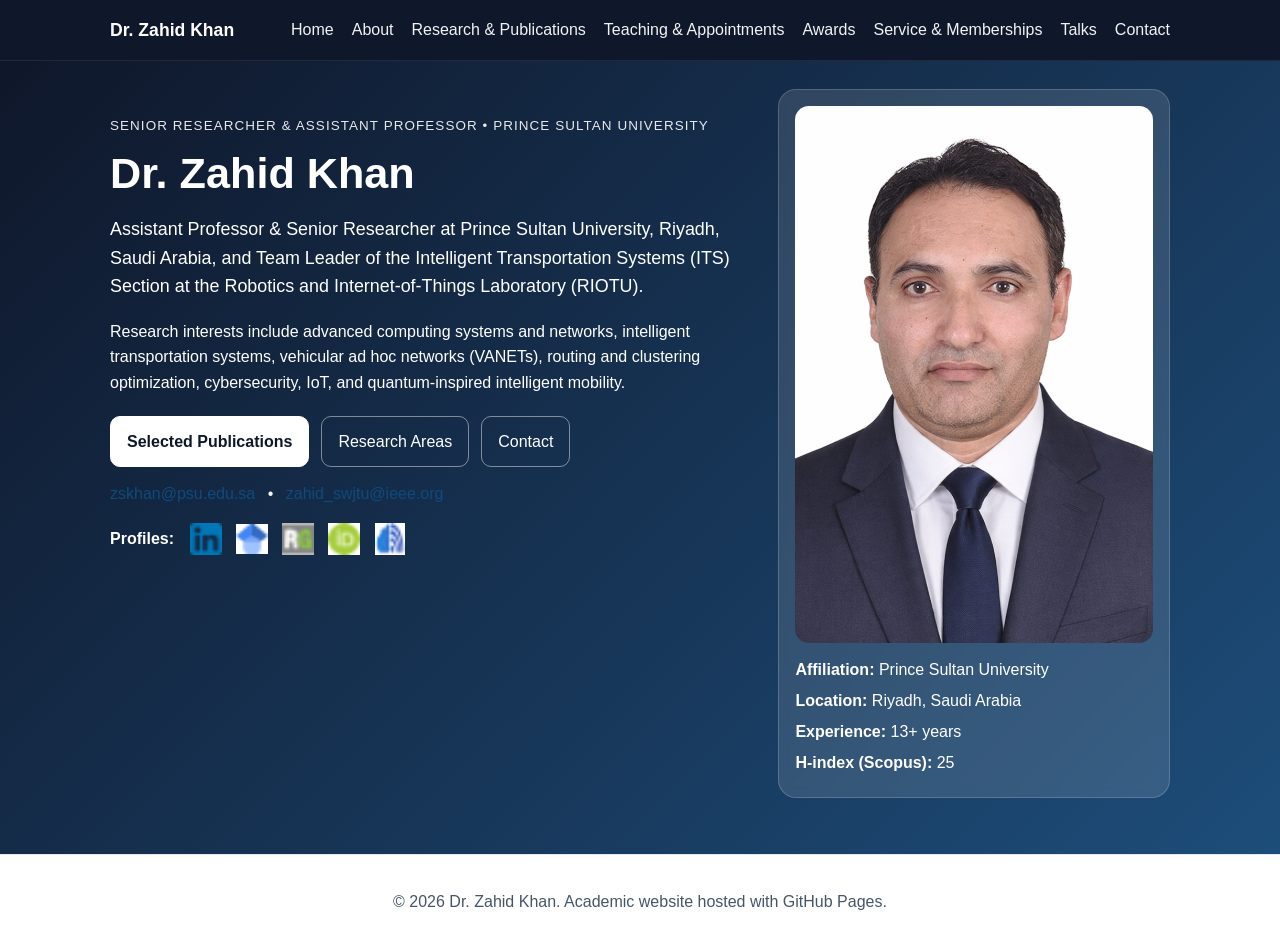
<file: index.html>
<!DOCTYPE html>
<html lang="en">
<head>
  <title>Dr. Zahid Khan | Home</title>
  <meta charset="UTF-8" />
  <meta name="viewport" content="width=device-width, initial-scale=1.0" />
  <meta name="description" content="Academic website of Dr. Zahid Khan, Senior Researcher at Prince Sultan University. Research in intelligent transportation systems, VANETs, routing, cybersecurity, IoT, and quantum-inspired networking." />
  <meta name="keywords" content="Zahid Khan, Dr Zahid Khan, Prince Sultan University, VANET, Intelligent Transportation Systems, Quantum-inspired routing, Cybersecurity, IoT, Academic website" />
  <link rel="stylesheet" href="styles.css" />

  <style>
    .hero {
      padding: 28px 0 56px 0 !important;
    }

    .hero-grid {
      align-items: start !important;
    }

    .hero-text {
      padding-top: 12px;
    }

    .profile-links {
      display: flex;
      align-items: center;
      gap: 14px;
      flex-wrap: wrap;
      margin-top: 16px;
    }

    .profile-icon {
      width: 32px !important;
      height: 32px !important;
      object-fit: contain;
      vertical-align: middle;
    }

    .profiles-label {
      font-size: 1rem;
      font-weight: 700;
      color: white;
      margin-right: 2px;
    }

    .mini-links a {
      font-size: 1rem;
    }

    @media (max-width: 900px) {
      .hero-text {
        padding-top: 0;
      }

      .profile-icon {
        width: 28px !important;
        height: 28px !important;
      }
    }
  </style>
</head>
<body>

  <header class="site-header">
    <div class="container nav">
      <a class="brand" href="index.html">Dr. Zahid Khan</a>
      <nav class="nav-links">
        <a href="index.html">Home</a>
        <a href="about.html">About</a>
        <a href="research.html">Research & Publications</a>
        <a href="teaching.html">Teaching & Appointments</a>
        <a href="awards.html">Awards</a>
        <a href="service.html">Service & Memberships</a>
        <a href="talks.html">Talks</a>
        <a href="contact.html">Contact</a>
      </nav>
    </div>
  </header>

  <main>
    <section class="hero">
      <div class="container hero-grid">
        <div class="hero-text">
          <p class="eyebrow">SENIOR RESEARCHER & ASSISTANT PROFESSOR • PRINCE SULTAN UNIVERSITY</p>
          <h1>Dr. Zahid Khan</h1>
          <p class="lead">
            Assistant Professor & Senior Researcher at Prince Sultan University, Riyadh,
            Saudi Arabia, and Team Leader of the Intelligent Transportation Systems (ITS)
            Section at the Robotics and Internet-of-Things Laboratory (RIOTU).
          </p>
          <p>
            Research interests include advanced computing systems and networks, intelligent
            transportation systems, vehicular ad hoc networks (VANETs), routing and clustering
            optimization, cybersecurity, IoT, and quantum-inspired intelligent mobility.
          </p>

          <div class="button-row">
            <a class="btn primary" href="research.html">Selected Publications</a>
            <a class="btn" href="research.html">Research Areas</a>
            <a class="btn" href="contact.html">Contact</a>
          </div>

          <div class="mini-links">
            <a href="mailto:zskhan@psu.edu.sa">zskhan@psu.edu.sa</a>
            <span>•</span>
            <a href="mailto:zahid_swjtu@ieee.org">zahid_swjtu@ieee.org</a>
          </div>

          <div class="profile-links">
            <span class="profiles-label">Profiles:</span>

            <a href="https://www.linkedin.com/in/zahid-khan-a33226163" target="_blank" rel="noopener noreferrer">
              <img src="linkedin.png" alt="LinkedIn" class="profile-icon">
            </a>

            <a href="https://scholar.google.com/citations?user=AywLR5oAAAAJ&hl=en" target="_blank" rel="noopener noreferrer">
              <img src="scholar.png" alt="Google Scholar" class="profile-icon">
            </a>

            <a href="https://www.researchgate.net/profile/Zahid-Khan-42?ev=prf_overview" target="_blank" rel="noopener noreferrer">
              <img src="researchgate.png" alt="ResearchGate" class="profile-icon">
            </a>

            <a href="https://orcid.org/0000-0003-4710-4010" target="_blank" rel="noopener noreferrer">
              <img src="orcid.png" alt="ORCID" class="profile-icon">
            </a>

            <a href="https://ric.psu.edu.sa/riotu/teams.html#section_1" target="_blank" rel="noopener noreferrer">
              <img src="riotu.png" alt="RIOTU Profile" class="profile-icon">
            </a>
          </div>
        </div>

        <aside class="profile-card">
          <img src="zahid.png" alt="Portrait of Dr. Zahid Khan" class="profile-image" />
          <div class="profile-meta">
            <p><strong>Affiliation:</strong> Prince Sultan University</p>
            <p><strong>Location:</strong> Riyadh, Saudi Arabia</p>
            <p><strong>Experience:</strong> 13+ years</p>
            <p><strong>H-index (Scopus):</strong> 25</p>
          </div>
        </aside>
      </div>
    </section>
  </main>

  <footer class="footer">
    <div class="container">
      <p>© 2026 Dr. Zahid Khan. Academic website hosted with GitHub Pages.</p>
    </div>
  </footer>

</body>
</html>
</file>
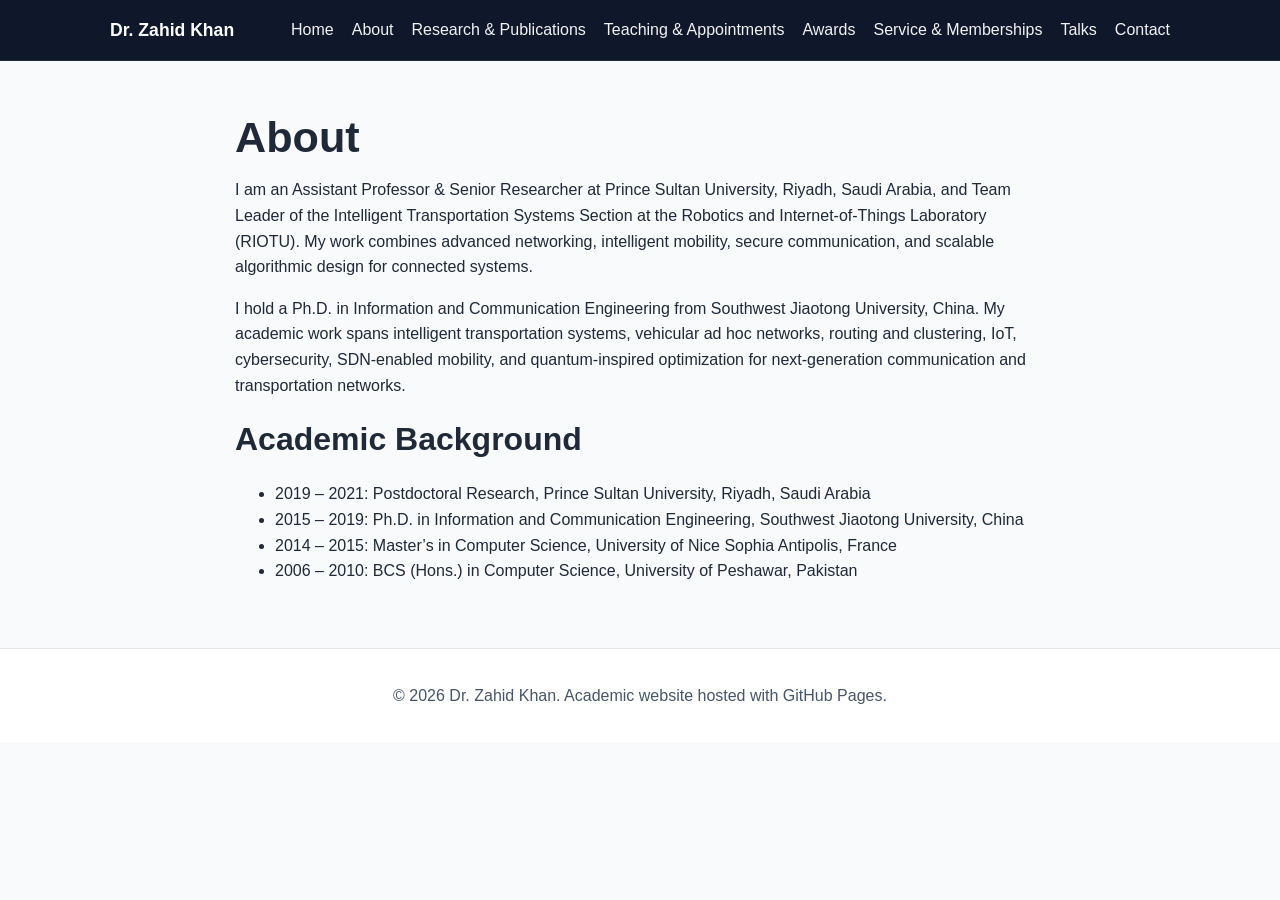
<file: about.html>
<!DOCTYPE html>
<html lang="en">
<head>
  <title>Dr. Zahid Khan | About</title>

  <meta charset="UTF-8" />
  <meta name="viewport" content="width=device-width, initial-scale=1.0" />
  <meta name="description" content="Academic website of Dr. Zahid Khan, Assistant Professor & Senior Researcher at Prince Sultan University. Research in intelligent transportation systems, VANETs, routing, cybersecurity, IoT, and quantum-inspired networking." />
  <meta name="keywords" content="Zahid Khan, Dr Zahid Khan, Prince Sultan University, VANET, Intelligent Transportation Systems, Quantum-inspired routing, Cybersecurity, IoT, Academic website" />
  <link rel="stylesheet" href="styles.css" />

</head>
<body>

    <header class="site-header">
      <div class="container nav">
        <a class="brand" href="index.html">Dr. Zahid Khan</a>
      <nav class="nav-links">
  <a href="index.html">Home</a>
  <a href="about.html">About</a>
  <a href="research.html">Research & Publications</a>
  <a href="teaching.html">Teaching & Appointments</a>
  <a href="awards.html">Awards</a>
  <a href="service.html">Service & Memberships</a>
  <a href="talks.html">Talks</a>
  <a href="contact.html">Contact</a>
</nav>
      </div>
    </header>


<main class="section">
  <div class="container narrow">
    <h1>About</h1>
    <p>I am an Assistant Professor & Senior Researcher at Prince Sultan University, Riyadh, Saudi Arabia, and Team Leader of the Intelligent Transportation Systems Section at the Robotics and Internet-of-Things Laboratory (RIOTU). My work combines advanced networking, intelligent mobility, secure communication, and scalable algorithmic design for connected systems.</p>
    <p>I hold a Ph.D. in Information and Communication Engineering from Southwest Jiaotong University, China. My academic work spans intelligent transportation systems, vehicular ad hoc networks, routing and clustering, IoT, cybersecurity, SDN-enabled mobility, and quantum-inspired optimization for next-generation communication and transportation networks.</p>
    <h2>Academic Background</h2>
    <ul>
      <li>2019 – 2021: Postdoctoral Research, Prince Sultan University, Riyadh, Saudi Arabia</li>
      <li>2015 – 2019: Ph.D. in Information and Communication Engineering, Southwest Jiaotong University, China</li>
      <li>2014 – 2015: Master’s in Computer Science, University of Nice Sophia Antipolis, France</li>
      <li>2006 – 2010: BCS (Hons.) in Computer Science, University of Peshawar, Pakistan</li>
    </ul>
  </div>
</main>


    <footer class="footer">
      <div class="container">
        <p>© 2026 Dr. Zahid Khan. Academic website hosted with GitHub Pages.</p>
      </div>
    </footer>

</body>
</html>
</file>
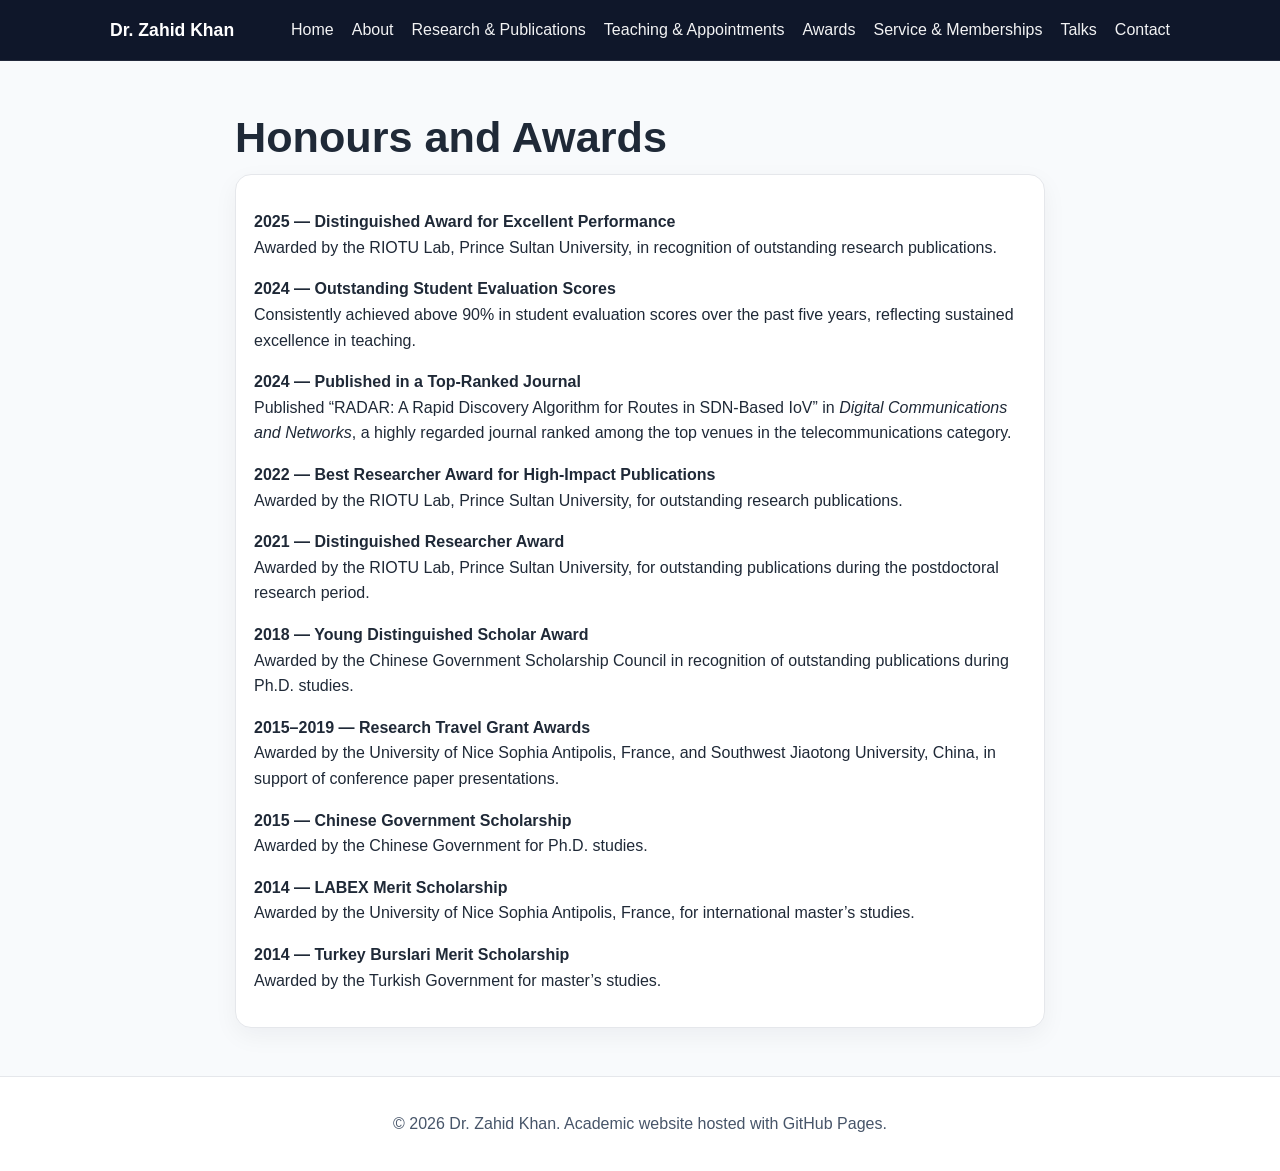
<file: awards.html>
<!DOCTYPE html>
<html lang="en">
<head>
  <title>Dr. Zahid Khan | Awards</title>

  <meta charset="UTF-8" />
  <meta name="viewport" content="width=device-width, initial-scale=1.0" />
  <meta name="description" content="Honours and awards of Dr. Zahid Khan, Assistant Professor and Senior Researcher at Prince Sultan University." />
  <meta name="keywords" content="Zahid Khan, Awards, Honours, Scholarships, Research Awards, Prince Sultan University" />
  <link rel="stylesheet" href="styles.css" />
</head>
<body>

  <header class="site-header">
    <div class="container nav">
      <a class="brand" href="index.html">Dr. Zahid Khan</a>
     <nav class="nav-links">
  <a href="index.html">Home</a>
  <a href="about.html">About</a>
  <a href="research.html">Research & Publications</a>
  <a href="teaching.html">Teaching & Appointments</a>
  <a href="awards.html">Awards</a>
  <a href="service.html">Service & Memberships</a>
  <a href="talks.html">Talks</a>
  <a href="contact.html">Contact</a>
</nav>
    </div>
  </header>

  <main class="section">
    <div class="container narrow">
      <h1>Honours and Awards</h1>

      <div class="card">
        <p><strong>2025 — Distinguished Award for Excellent Performance</strong><br>
        Awarded by the RIOTU Lab, Prince Sultan University, in recognition of outstanding research publications.</p>

        <p><strong>2024 — Outstanding Student Evaluation Scores</strong><br>
        Consistently achieved above 90% in student evaluation scores over the past five years, reflecting sustained excellence in teaching.</p>

        <p><strong>2024 — Published in a Top-Ranked Journal</strong><br>
        Published “RADAR: A Rapid Discovery Algorithm for Routes in SDN-Based IoV” in <em>Digital Communications and Networks</em>, a highly regarded journal ranked among the top venues in the telecommunications category.</p>

        <p><strong>2022 — Best Researcher Award for High-Impact Publications</strong><br>
        Awarded by the RIOTU Lab, Prince Sultan University, for outstanding research publications.</p>

        <p><strong>2021 — Distinguished Researcher Award</strong><br>
        Awarded by the RIOTU Lab, Prince Sultan University, for outstanding publications during the postdoctoral research period.</p>

        <p><strong>2018 — Young Distinguished Scholar Award</strong><br>
        Awarded by the Chinese Government Scholarship Council in recognition of outstanding publications during Ph.D. studies.</p>

        <p><strong>2015–2019 — Research Travel Grant Awards</strong><br>
        Awarded by the University of Nice Sophia Antipolis, France, and Southwest Jiaotong University, China, in support of conference paper presentations.</p>

        <p><strong>2015 — Chinese Government Scholarship</strong><br>
        Awarded by the Chinese Government for Ph.D. studies.</p>

        <p><strong>2014 — LABEX Merit Scholarship</strong><br>
        Awarded by the University of Nice Sophia Antipolis, France, for international master’s studies.</p>

        <p><strong>2014 — Turkey Burslari Merit Scholarship</strong><br>
        Awarded by the Turkish Government for master’s studies.</p>
      </div>
    </div>
  </main>

  <footer class="footer">
    <div class="container">
      <p>© 2026 Dr. Zahid Khan. Academic website hosted with GitHub Pages.</p>
    </div>
  </footer>

</body>
</html>
</file>
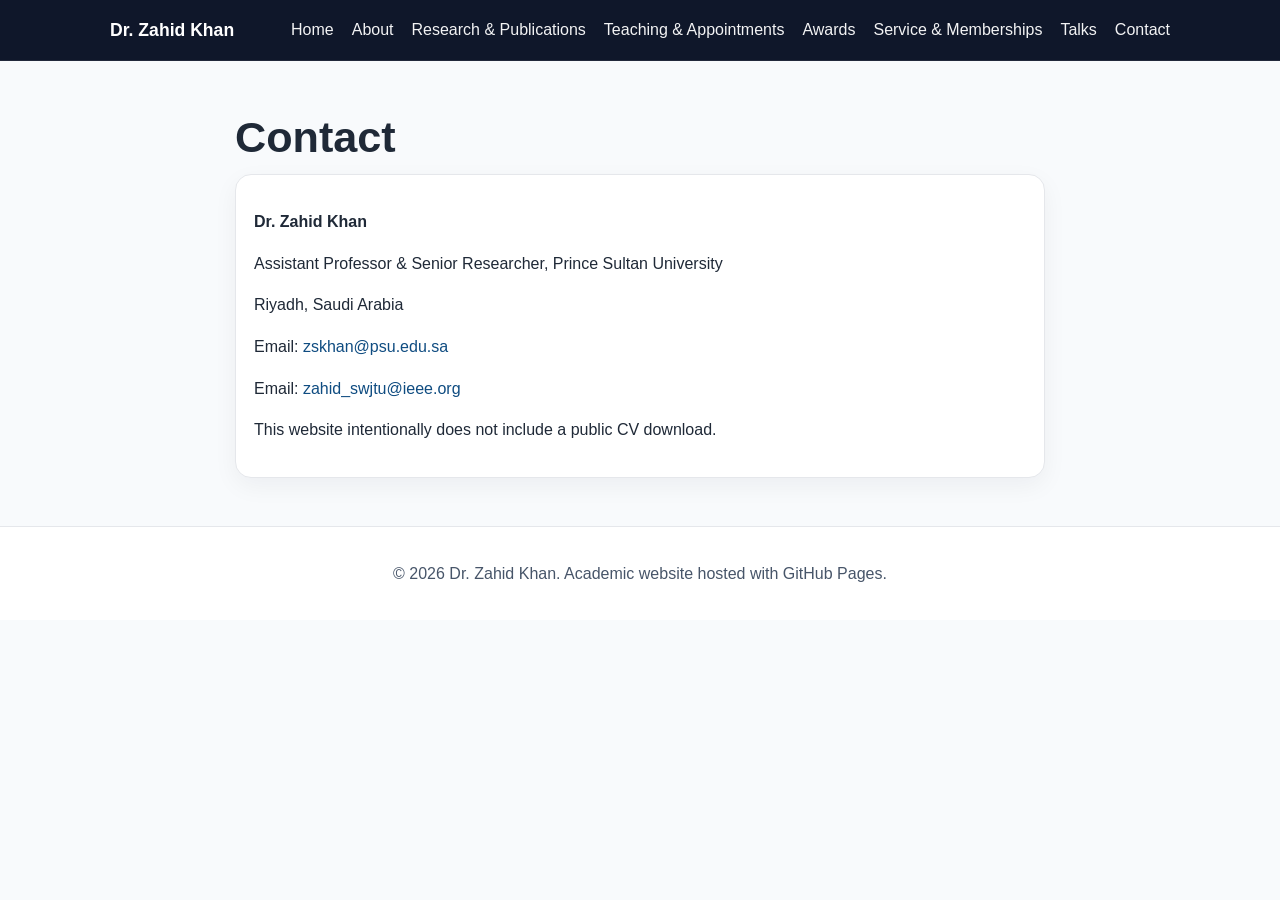
<file: contact.html>
<!DOCTYPE html>
<html lang="en">
<head>
  <title>Dr. Zahid Khan | Contact</title>

  <meta charset="UTF-8" />
  <meta name="viewport" content="width=device-width, initial-scale=1.0" />
  <meta name="description" content="Academic website of Dr. Zahid Khan, Assistant Professor & Senior Researcher at Prince Sultan University. Research in intelligent transportation systems, VANETs, routing, cybersecurity, IoT, and quantum-inspired networking." />
  <meta name="keywords" content="Zahid Khan, Dr. Zahid Khan, Prince Sultan University, VANET, Intelligent Transportation Systems, Quantum-inspired routing, Cybersecurity, IoT, Academic website" />
  <link rel="stylesheet" href="styles.css" />

</head>
<body>

    <header class="site-header">
      <div class="container nav">
        <a class="brand" href="index.html">Dr. Zahid Khan</a>
       <nav class="nav-links">
  <a href="index.html">Home</a>
  <a href="about.html">About</a>
  <a href="research.html">Research & Publications</a>
  <a href="teaching.html">Teaching & Appointments</a>
  <a href="awards.html">Awards</a>
  <a href="service.html">Service & Memberships</a>
  <a href="talks.html">Talks</a>
  <a href="contact.html">Contact</a>
</nav>
      </div>
    </header>


<main class="section">
  <div class="container narrow">
    <h1>Contact</h1>
    <div class="card">
      <p><strong>Dr. Zahid Khan</strong></p>
      <p>Assistant Professor & Senior Researcher, Prince Sultan University</p>
      <p>Riyadh, Saudi Arabia</p>
      <p>Email: <a href="mailto:zskhan@psu.edu.sa">zskhan@psu.edu.sa</a></p>
      <p>Email: <a href="mailto:zahid_swjtu@ieee.org">zahid_swjtu@ieee.org</a></p>
      <p>This website intentionally does not include a public CV download.</p>
    </div>
  </div>
</main>


    <footer class="footer">
      <div class="container">
        <p>© 2026 Dr. Zahid Khan. Academic website hosted with GitHub Pages.</p>
      </div>
    </footer>

</body>
</html>
</file>
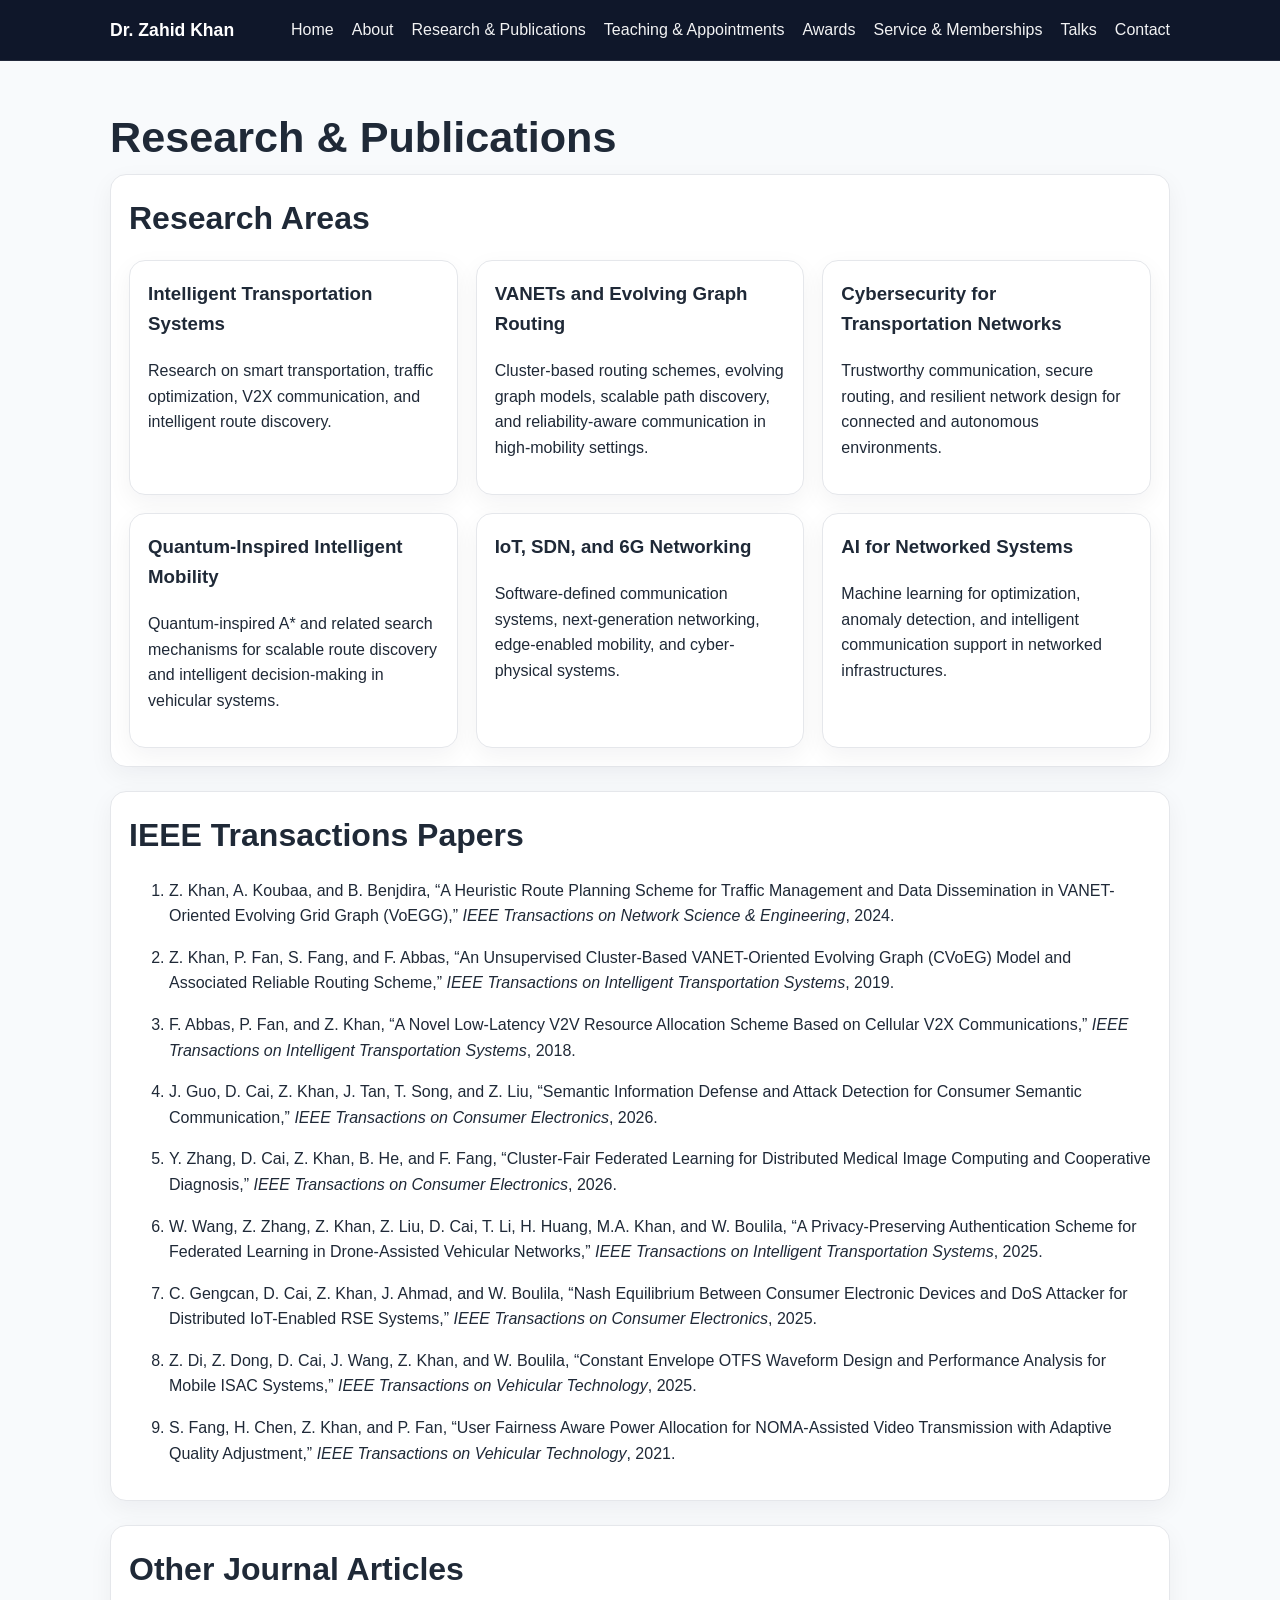
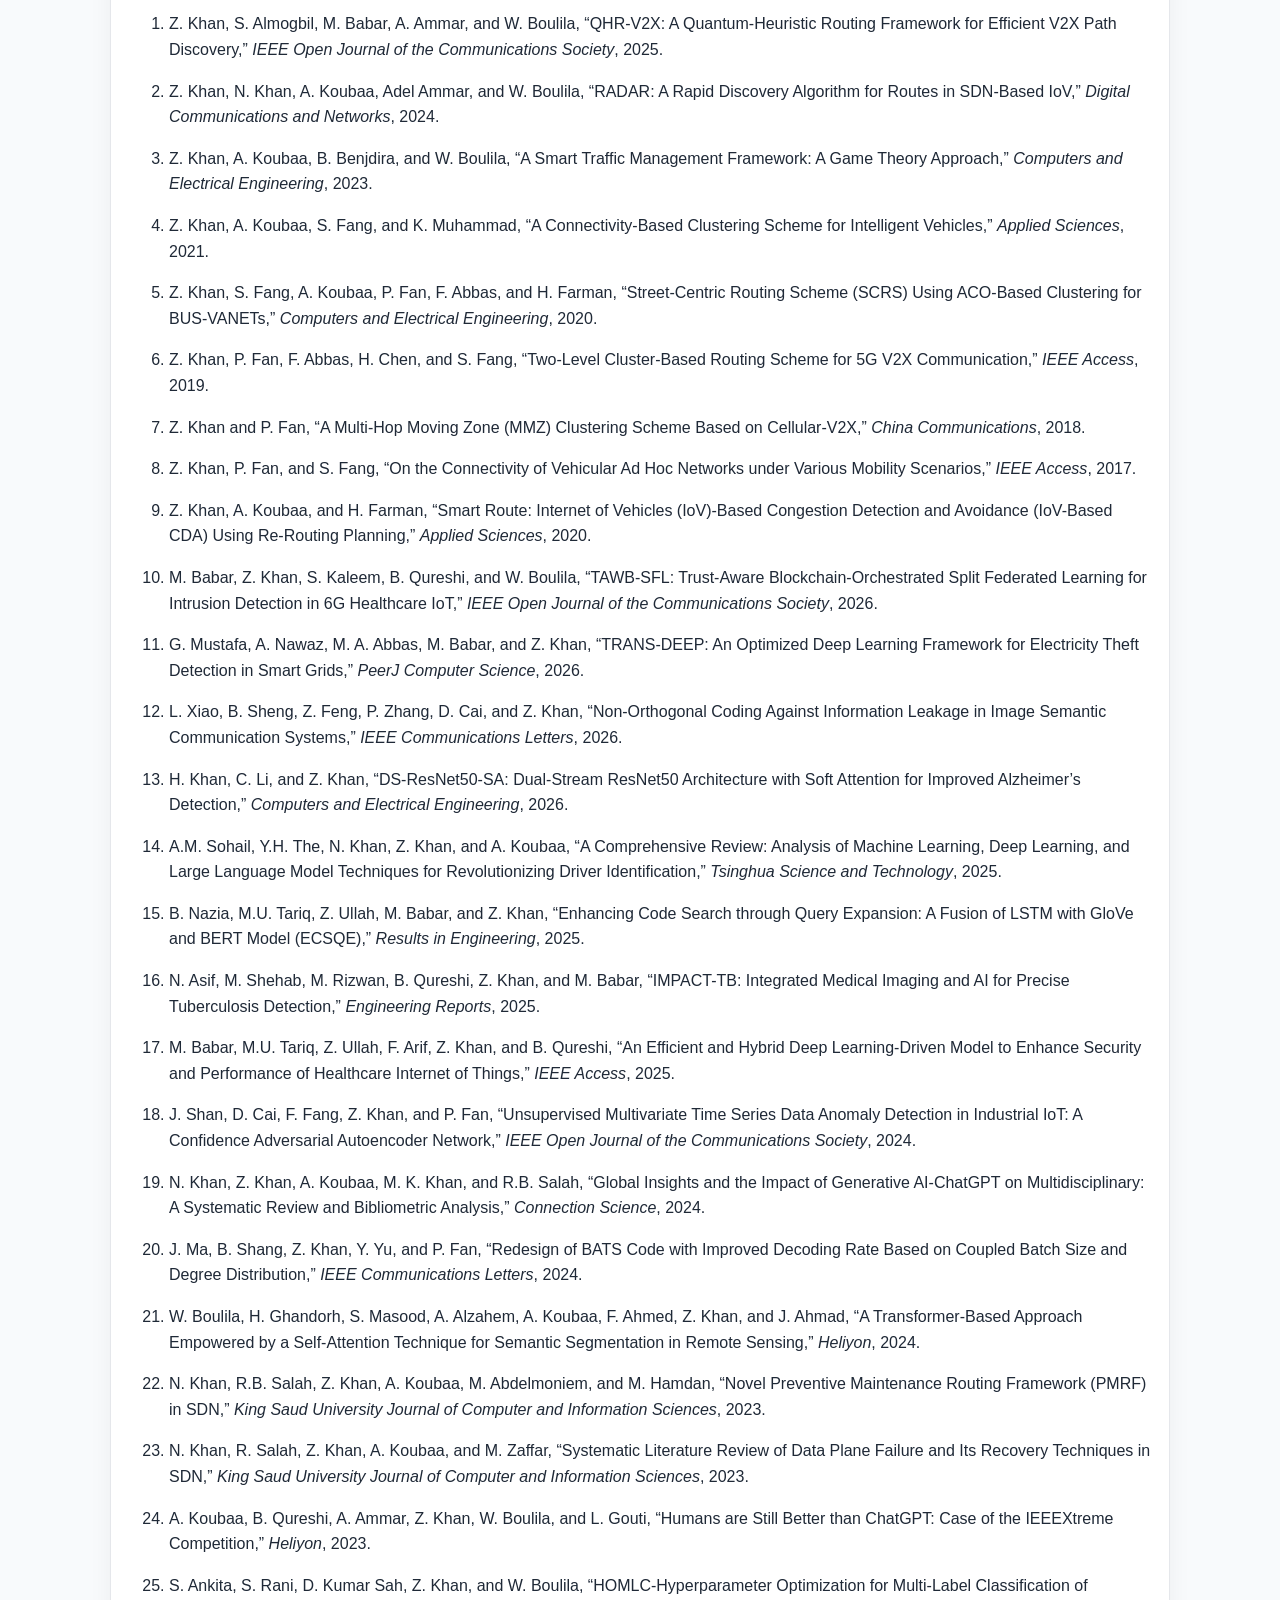
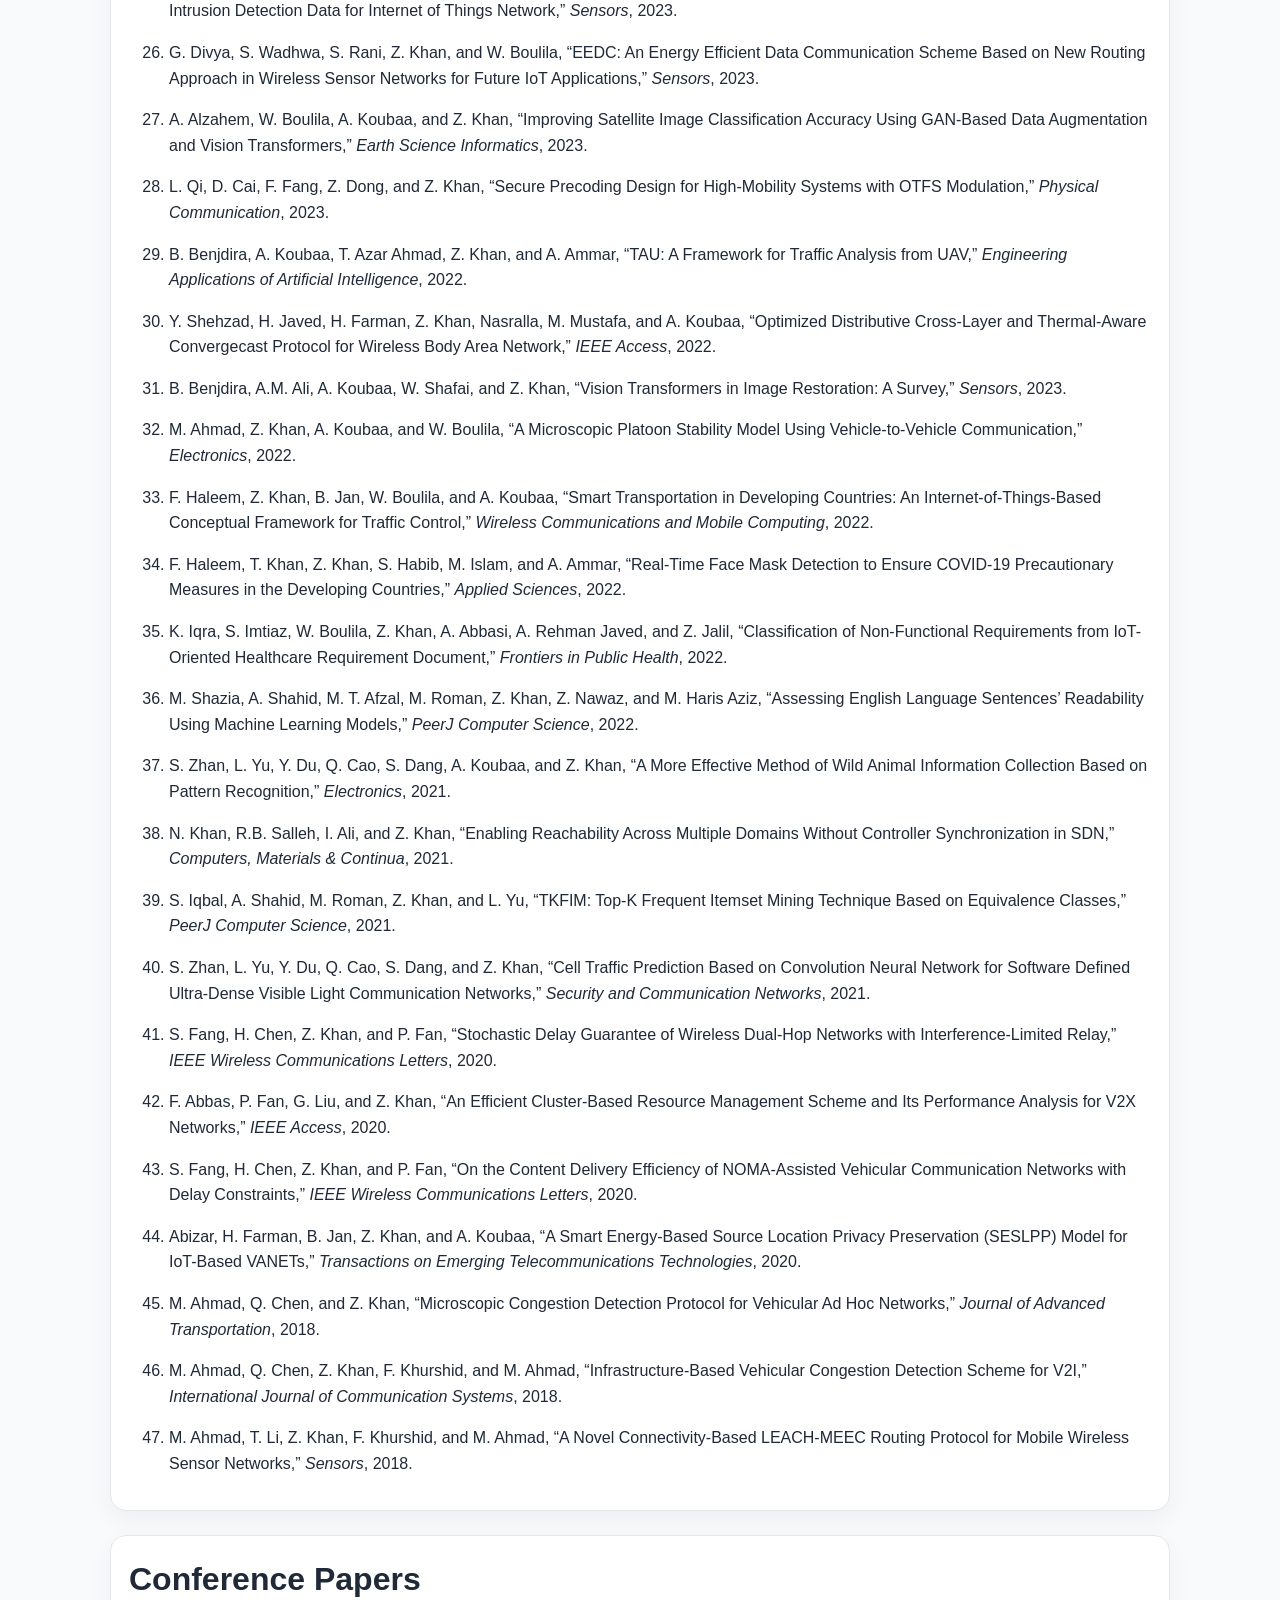
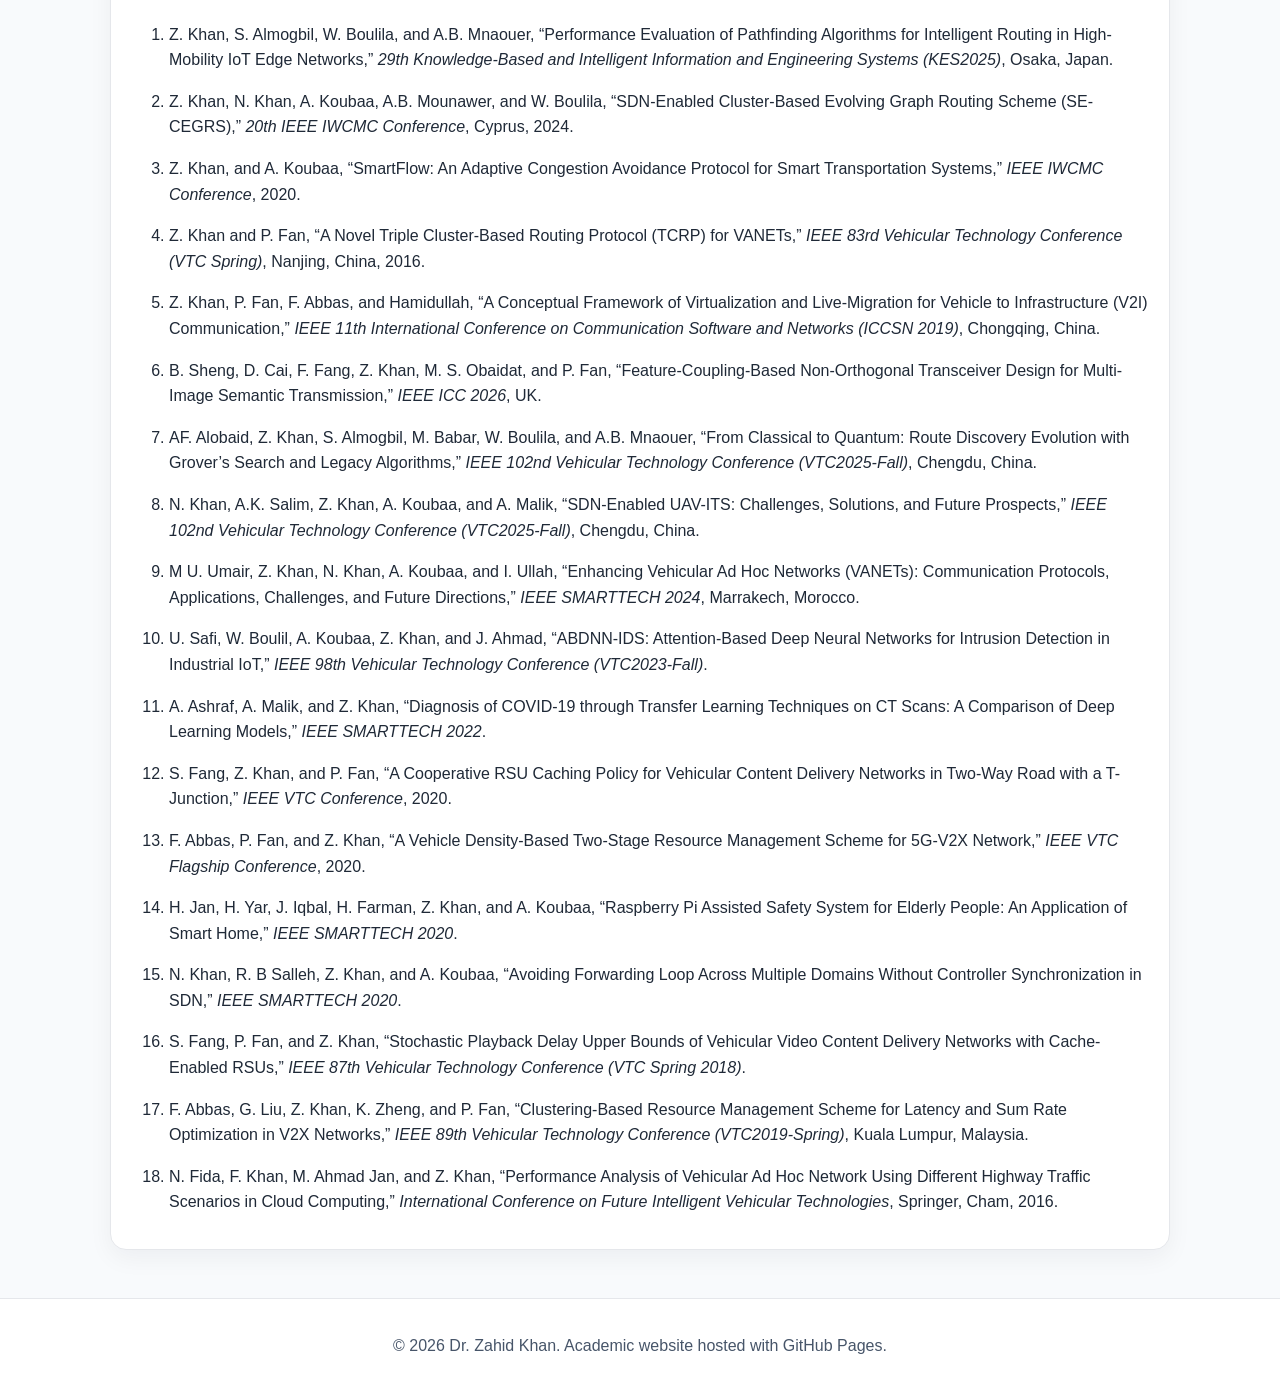
<file: research.html>
<!DOCTYPE html>
<html lang="en">
<head>
  <title>Dr. Zahid Khan | Research & Publications</title>

  <meta charset="UTF-8" />
  <meta name="viewport" content="width=device-width, initial-scale=1.0" />
  <meta name="description" content="Academic website of Dr. Zahid Khan, Assistant Professor & Senior Researcher at Prince Sultan University. Research areas and publications in intelligent transportation systems, VANETs, routing, cybersecurity, IoT, and quantum-inspired networking." />
  <meta name="keywords" content="Zahid Khan, Dr Zahid Khan, Research, Publications, Prince Sultan University, VANET, Intelligent Transportation Systems, Quantum-inspired routing, Cybersecurity, IoT, Academic website" />
  <link rel="stylesheet" href="styles.css" />
</head>
<body>

  <header class="site-header">
    <div class="container nav">
      <a class="brand" href="index.html">Dr. Zahid Khan</a>
      <nav class="nav-links">
  <a href="index.html">Home</a>
  <a href="about.html">About</a>
  <a href="research.html">Research & Publications</a>
  <a href="teaching.html">Teaching & Appointments</a>
  <a href="awards.html">Awards</a>
  <a href="service.html">Service & Memberships</a>
  <a href="talks.html">Talks</a>
  <a href="contact.html">Contact</a>
</nav>
    </div>
  </header>

  <main class="section">
    <div class="container">
      <h1>Research & Publications</h1>

      <div class="card" style="margin-bottom: 24px;">
        <h2>Research Areas</h2>
        <div class="cards">
          <article class="card">
            <h3>Intelligent Transportation Systems</h3>
            <p>Research on smart transportation, traffic optimization, V2X communication, and intelligent route discovery.</p>
          </article>
          <article class="card">
            <h3>VANETs and Evolving Graph Routing</h3>
            <p>Cluster-based routing schemes, evolving graph models, scalable path discovery, and reliability-aware communication in high-mobility settings.</p>
          </article>
          <article class="card">
            <h3>Cybersecurity for Transportation Networks</h3>
            <p>Trustworthy communication, secure routing, and resilient network design for connected and autonomous environments.</p>
          </article>
          <article class="card">
            <h3>Quantum-Inspired Intelligent Mobility</h3>
            <p>Quantum-inspired A* and related search mechanisms for scalable route discovery and intelligent decision-making in vehicular systems.</p>
          </article>
          <article class="card">
            <h3>IoT, SDN, and 6G Networking</h3>
            <p>Software-defined communication systems, next-generation networking, edge-enabled mobility, and cyber-physical systems.</p>
          </article>
          <article class="card">
            <h3>AI for Networked Systems</h3>
            <p>Machine learning for optimization, anomaly detection, and intelligent communication support in networked infrastructures.</p>
          </article>
        </div>
      </div>

      <div class="card" style="margin-bottom: 24px;">
        <h2>IEEE Transactions Papers</h2>
        <ol class="pubs">
          <li>Z. Khan, A. Koubaa, and B. Benjdira, “A Heuristic Route Planning Scheme for Traffic Management and Data Dissemination in VANET-Oriented Evolving Grid Graph (VoEGG),” <em>IEEE Transactions on Network Science &amp; Engineering</em>, 2024.</li>
          <li>Z. Khan, P. Fan, S. Fang, and F. Abbas, “An Unsupervised Cluster-Based VANET-Oriented Evolving Graph (CVoEG) Model and Associated Reliable Routing Scheme,” <em>IEEE Transactions on Intelligent Transportation Systems</em>, 2019.</li>
          <li>F. Abbas, P. Fan, and Z. Khan, “A Novel Low-Latency V2V Resource Allocation Scheme Based on Cellular V2X Communications,” <em>IEEE Transactions on Intelligent Transportation Systems</em>, 2018.</li>
          <li>J. Guo, D. Cai, Z. Khan, J. Tan, T. Song, and Z. Liu, “Semantic Information Defense and Attack Detection for Consumer Semantic Communication,” <em>IEEE Transactions on Consumer Electronics</em>, 2026.</li>
          <li>Y. Zhang, D. Cai, Z. Khan, B. He, and F. Fang, “Cluster-Fair Federated Learning for Distributed Medical Image Computing and Cooperative Diagnosis,” <em>IEEE Transactions on Consumer Electronics</em>, 2026.</li>
          <li>W. Wang, Z. Zhang, Z. Khan, Z. Liu, D. Cai, T. Li, H. Huang, M.A. Khan, and W. Boulila, “A Privacy-Preserving Authentication Scheme for Federated Learning in Drone-Assisted Vehicular Networks,” <em>IEEE Transactions on Intelligent Transportation Systems</em>, 2025.</li>
          <li>C. Gengcan, D. Cai, Z. Khan, J. Ahmad, and W. Boulila, “Nash Equilibrium Between Consumer Electronic Devices and DoS Attacker for Distributed IoT-Enabled RSE Systems,” <em>IEEE Transactions on Consumer Electronics</em>, 2025.</li>
          <li>Z. Di, Z. Dong, D. Cai, J. Wang, Z. Khan, and W. Boulila, “Constant Envelope OTFS Waveform Design and Performance Analysis for Mobile ISAC Systems,” <em>IEEE Transactions on Vehicular Technology</em>, 2025.</li>
          <li>S. Fang, H. Chen, Z. Khan, and P. Fan, “User Fairness Aware Power Allocation for NOMA-Assisted Video Transmission with Adaptive Quality Adjustment,” <em>IEEE Transactions on Vehicular Technology</em>, 2021.</li>
        </ol>
      </div>

      <div class="card" style="margin-bottom: 24px;">
        <h2>Other Journal Articles</h2>
        <ol class="pubs">
          <li>Z. Khan, S. Almogbil, M. Babar, A. Ammar, and W. Boulila, “QHR-V2X: A Quantum-Heuristic Routing Framework for Efficient V2X Path Discovery,” <em>IEEE Open Journal of the Communications Society</em>, 2025.</li>
          <li>Z. Khan, N. Khan, A. Koubaa, Adel Ammar, and W. Boulila, “RADAR: A Rapid Discovery Algorithm for Routes in SDN-Based IoV,” <em>Digital Communications and Networks</em>, 2024.</li>
          <li>Z. Khan, A. Koubaa, B. Benjdira, and W. Boulila, “A Smart Traffic Management Framework: A Game Theory Approach,” <em>Computers and Electrical Engineering</em>, 2023.</li>
          <li>Z. Khan, A. Koubaa, S. Fang, and K. Muhammad, “A Connectivity-Based Clustering Scheme for Intelligent Vehicles,” <em>Applied Sciences</em>, 2021.</li>
          <li>Z. Khan, S. Fang, A. Koubaa, P. Fan, F. Abbas, and H. Farman, “Street-Centric Routing Scheme (SCRS) Using ACO-Based Clustering for BUS-VANETs,” <em>Computers and Electrical Engineering</em>, 2020.</li>
          <li>Z. Khan, P. Fan, F. Abbas, H. Chen, and S. Fang, “Two-Level Cluster-Based Routing Scheme for 5G V2X Communication,” <em>IEEE Access</em>, 2019.</li>
          <li>Z. Khan and P. Fan, “A Multi-Hop Moving Zone (MMZ) Clustering Scheme Based on Cellular-V2X,” <em>China Communications</em>, 2018.</li>
          <li>Z. Khan, P. Fan, and S. Fang, “On the Connectivity of Vehicular Ad Hoc Networks under Various Mobility Scenarios,” <em>IEEE Access</em>, 2017.</li>
          <li>Z. Khan, A. Koubaa, and H. Farman, “Smart Route: Internet of Vehicles (IoV)-Based Congestion Detection and Avoidance (IoV-Based CDA) Using Re-Routing Planning,” <em>Applied Sciences</em>, 2020.</li>

          <li>M. Babar, Z. Khan, S. Kaleem, B. Qureshi, and W. Boulila, “TAWB-SFL: Trust-Aware Blockchain-Orchestrated Split Federated Learning for Intrusion Detection in 6G Healthcare IoT,” <em>IEEE Open Journal of the Communications Society</em>, 2026.</li>
          <li>G. Mustafa, A. Nawaz, M. A. Abbas, M. Babar, and Z. Khan, “TRANS-DEEP: An Optimized Deep Learning Framework for Electricity Theft Detection in Smart Grids,” <em>PeerJ Computer Science</em>, 2026.</li>
          <li>L. Xiao, B. Sheng, Z. Feng, P. Zhang, D. Cai, and Z. Khan, “Non-Orthogonal Coding Against Information Leakage in Image Semantic Communication Systems,” <em>IEEE Communications Letters</em>, 2026.</li>
          <li>H. Khan, C. Li, and Z. Khan, “DS-ResNet50-SA: Dual-Stream ResNet50 Architecture with Soft Attention for Improved Alzheimer’s Detection,” <em>Computers and Electrical Engineering</em>, 2026.</li>
          <li>A.M. Sohail, Y.H. The, N. Khan, Z. Khan, and A. Koubaa, “A Comprehensive Review: Analysis of Machine Learning, Deep Learning, and Large Language Model Techniques for Revolutionizing Driver Identification,” <em>Tsinghua Science and Technology</em>, 2025.</li>
          <li>B. Nazia, M.U. Tariq, Z. Ullah, M. Babar, and Z. Khan, “Enhancing Code Search through Query Expansion: A Fusion of LSTM with GloVe and BERT Model (ECSQE),” <em>Results in Engineering</em>, 2025.</li>
          <li>N. Asif, M. Shehab, M. Rizwan, B. Qureshi, Z. Khan, and M. Babar, “IMPACT-TB: Integrated Medical Imaging and AI for Precise Tuberculosis Detection,” <em>Engineering Reports</em>, 2025.</li>
          <li>M. Babar, M.U. Tariq, Z. Ullah, F. Arif, Z. Khan, and B. Qureshi, “An Efficient and Hybrid Deep Learning-Driven Model to Enhance Security and Performance of Healthcare Internet of Things,” <em>IEEE Access</em>, 2025.</li>
          <li>J. Shan, D. Cai, F. Fang, Z. Khan, and P. Fan, “Unsupervised Multivariate Time Series Data Anomaly Detection in Industrial IoT: A Confidence Adversarial Autoencoder Network,” <em>IEEE Open Journal of the Communications Society</em>, 2024.</li>
          <li>N. Khan, Z. Khan, A. Koubaa, M. K. Khan, and R.B. Salah, “Global Insights and the Impact of Generative AI-ChatGPT on Multidisciplinary: A Systematic Review and Bibliometric Analysis,” <em>Connection Science</em>, 2024.</li>
          <li>J. Ma, B. Shang, Z. Khan, Y. Yu, and P. Fan, “Redesign of BATS Code with Improved Decoding Rate Based on Coupled Batch Size and Degree Distribution,” <em>IEEE Communications Letters</em>, 2024.</li>
          <li>W. Boulila, H. Ghandorh, S. Masood, A. Alzahem, A. Koubaa, F. Ahmed, Z. Khan, and J. Ahmad, “A Transformer-Based Approach Empowered by a Self-Attention Technique for Semantic Segmentation in Remote Sensing,” <em>Heliyon</em>, 2024.</li>
          <li>N. Khan, R.B. Salah, Z. Khan, A. Koubaa, M. Abdelmoniem, and M. Hamdan, “Novel Preventive Maintenance Routing Framework (PMRF) in SDN,” <em>King Saud University Journal of Computer and Information Sciences</em>, 2023.</li>
          <li>N. Khan, R. Salah, Z. Khan, A. Koubaa, and M. Zaffar, “Systematic Literature Review of Data Plane Failure and Its Recovery Techniques in SDN,” <em>King Saud University Journal of Computer and Information Sciences</em>, 2023.</li>
          <li>A. Koubaa, B. Qureshi, A. Ammar, Z. Khan, W. Boulila, and L. Gouti, “Humans are Still Better than ChatGPT: Case of the IEEEXtreme Competition,” <em>Heliyon</em>, 2023.</li>
          <li>S. Ankita, S. Rani, D. Kumar Sah, Z. Khan, and W. Boulila, “HOMLC-Hyperparameter Optimization for Multi-Label Classification of Intrusion Detection Data for Internet of Things Network,” <em>Sensors</em>, 2023.</li>
          <li>G. Divya, S. Wadhwa, S. Rani, Z. Khan, and W. Boulila, “EEDC: An Energy Efficient Data Communication Scheme Based on New Routing Approach in Wireless Sensor Networks for Future IoT Applications,” <em>Sensors</em>, 2023.</li>
          <li>A. Alzahem, W. Boulila, A. Koubaa, and Z. Khan, “Improving Satellite Image Classification Accuracy Using GAN-Based Data Augmentation and Vision Transformers,” <em>Earth Science Informatics</em>, 2023.</li>
          <li>L. Qi, D. Cai, F. Fang, Z. Dong, and Z. Khan, “Secure Precoding Design for High-Mobility Systems with OTFS Modulation,” <em>Physical Communication</em>, 2023.</li>
          <li>B. Benjdira, A. Koubaa, T. Azar Ahmad, Z. Khan, and A. Ammar, “TAU: A Framework for Traffic Analysis from UAV,” <em>Engineering Applications of Artificial Intelligence</em>, 2022.</li>
          <li>Y. Shehzad, H. Javed, H. Farman, Z. Khan, Nasralla, M. Mustafa, and A. Koubaa, “Optimized Distributive Cross-Layer and Thermal-Aware Convergecast Protocol for Wireless Body Area Network,” <em>IEEE Access</em>, 2022.</li>
          <li>B. Benjdira, A.M. Ali, A. Koubaa, W. Shafai, and Z. Khan, “Vision Transformers in Image Restoration: A Survey,” <em>Sensors</em>, 2023.</li>
          <li>M. Ahmad, Z. Khan, A. Koubaa, and W. Boulila, “A Microscopic Platoon Stability Model Using Vehicle-to-Vehicle Communication,” <em>Electronics</em>, 2022.</li>
          <li>F. Haleem, Z. Khan, B. Jan, W. Boulila, and A. Koubaa, “Smart Transportation in Developing Countries: An Internet-of-Things-Based Conceptual Framework for Traffic Control,” <em>Wireless Communications and Mobile Computing</em>, 2022.</li>
          <li>F. Haleem, T. Khan, Z. Khan, S. Habib, M. Islam, and A. Ammar, “Real-Time Face Mask Detection to Ensure COVID-19 Precautionary Measures in the Developing Countries,” <em>Applied Sciences</em>, 2022.</li>
          <li>K. Iqra, S. Imtiaz, W. Boulila, Z. Khan, A. Abbasi, A. Rehman Javed, and Z. Jalil, “Classification of Non-Functional Requirements from IoT-Oriented Healthcare Requirement Document,” <em>Frontiers in Public Health</em>, 2022.</li>
          <li>M. Shazia, A. Shahid, M. T. Afzal, M. Roman, Z. Khan, Z. Nawaz, and M. Haris Aziz, “Assessing English Language Sentences’ Readability Using Machine Learning Models,” <em>PeerJ Computer Science</em>, 2022.</li>
          <li>S. Zhan, L. Yu, Y. Du, Q. Cao, S. Dang, A. Koubaa, and Z. Khan, “A More Effective Method of Wild Animal Information Collection Based on Pattern Recognition,” <em>Electronics</em>, 2021.</li>
          <li>N. Khan, R.B. Salleh, I. Ali, and Z. Khan, “Enabling Reachability Across Multiple Domains Without Controller Synchronization in SDN,” <em>Computers, Materials &amp; Continua</em>, 2021.</li>
          <li>S. Iqbal, A. Shahid, M. Roman, Z. Khan, and L. Yu, “TKFIM: Top-K Frequent Itemset Mining Technique Based on Equivalence Classes,” <em>PeerJ Computer Science</em>, 2021.</li>
          <li>S. Zhan, L. Yu, Y. Du, Q. Cao, S. Dang, and Z. Khan, “Cell Traffic Prediction Based on Convolution Neural Network for Software Defined Ultra-Dense Visible Light Communication Networks,” <em>Security and Communication Networks</em>, 2021.</li>
          <li>S. Fang, H. Chen, Z. Khan, and P. Fan, “Stochastic Delay Guarantee of Wireless Dual-Hop Networks with Interference-Limited Relay,” <em>IEEE Wireless Communications Letters</em>, 2020.</li>
          <li>F. Abbas, P. Fan, G. Liu, and Z. Khan, “An Efficient Cluster-Based Resource Management Scheme and Its Performance Analysis for V2X Networks,” <em>IEEE Access</em>, 2020.</li>
          <li>S. Fang, H. Chen, Z. Khan, and P. Fan, “On the Content Delivery Efficiency of NOMA-Assisted Vehicular Communication Networks with Delay Constraints,” <em>IEEE Wireless Communications Letters</em>, 2020.</li>
          <li>Abizar, H. Farman, B. Jan, Z. Khan, and A. Koubaa, “A Smart Energy-Based Source Location Privacy Preservation (SESLPP) Model for IoT-Based VANETs,” <em>Transactions on Emerging Telecommunications Technologies</em>, 2020.</li>
          <li>M. Ahmad, Q. Chen, and Z. Khan, “Microscopic Congestion Detection Protocol for Vehicular Ad Hoc Networks,” <em>Journal of Advanced Transportation</em>, 2018.</li>
          <li>M. Ahmad, Q. Chen, Z. Khan, F. Khurshid, and M. Ahmad, “Infrastructure-Based Vehicular Congestion Detection Scheme for V2I,” <em>International Journal of Communication Systems</em>, 2018.</li>
          <li>M. Ahmad, T. Li, Z. Khan, F. Khurshid, and M. Ahmad, “A Novel Connectivity-Based LEACH-MEEC Routing Protocol for Mobile Wireless Sensor Networks,” <em>Sensors</em>, 2018.</li>
        </ol>
      </div>

      <div class="card">
        <h2>Conference Papers</h2>
        <ol class="pubs">
          <li>Z. Khan, S. Almogbil, W. Boulila, and A.B. Mnaouer, “Performance Evaluation of Pathfinding Algorithms for Intelligent Routing in High-Mobility IoT Edge Networks,” <em>29th Knowledge-Based and Intelligent Information and Engineering Systems (KES2025)</em>, Osaka, Japan.</li>
          <li>Z. Khan, N. Khan, A. Koubaa, A.B. Mounawer, and W. Boulila, “SDN-Enabled Cluster-Based Evolving Graph Routing Scheme (SE-CEGRS),” <em>20th IEEE IWCMC Conference</em>, Cyprus, 2024.</li>
          <li>Z. Khan, and A. Koubaa, “SmartFlow: An Adaptive Congestion Avoidance Protocol for Smart Transportation Systems,” <em>IEEE IWCMC Conference</em>, 2020.</li>
          <li>Z. Khan and P. Fan, “A Novel Triple Cluster-Based Routing Protocol (TCRP) for VANETs,” <em>IEEE 83rd Vehicular Technology Conference (VTC Spring)</em>, Nanjing, China, 2016.</li>
          <li>Z. Khan, P. Fan, F. Abbas, and Hamidullah, “A Conceptual Framework of Virtualization and Live-Migration for Vehicle to Infrastructure (V2I) Communication,” <em>IEEE 11th International Conference on Communication Software and Networks (ICCSN 2019)</em>, Chongqing, China.</li>

          <li>B. Sheng, D. Cai, F. Fang, Z. Khan, M. S. Obaidat, and P. Fan, “Feature-Coupling-Based Non-Orthogonal Transceiver Design for Multi-Image Semantic Transmission,” <em>IEEE ICC 2026</em>, UK.</li>
          <li>AF. Alobaid, Z. Khan, S. Almogbil, M. Babar, W. Boulila, and A.B. Mnaouer, “From Classical to Quantum: Route Discovery Evolution with Grover’s Search and Legacy Algorithms,” <em>IEEE 102nd Vehicular Technology Conference (VTC2025-Fall)</em>, Chengdu, China.</li>
          <li>N. Khan, A.K. Salim, Z. Khan, A. Koubaa, and A. Malik, “SDN-Enabled UAV-ITS: Challenges, Solutions, and Future Prospects,” <em>IEEE 102nd Vehicular Technology Conference (VTC2025-Fall)</em>, Chengdu, China.</li>
          <li>M U. Umair, Z. Khan, N. Khan, A. Koubaa, and I. Ullah, “Enhancing Vehicular Ad Hoc Networks (VANETs): Communication Protocols, Applications, Challenges, and Future Directions,” <em>IEEE SMARTTECH 2024</em>, Marrakech, Morocco.</li>
          <li>U. Safi, W. Boulil, A. Koubaa, Z. Khan, and J. Ahmad, “ABDNN-IDS: Attention-Based Deep Neural Networks for Intrusion Detection in Industrial IoT,” <em>IEEE 98th Vehicular Technology Conference (VTC2023-Fall)</em>.</li>
          <li>A. Ashraf, A. Malik, and Z. Khan, “Diagnosis of COVID-19 through Transfer Learning Techniques on CT Scans: A Comparison of Deep Learning Models,” <em>IEEE SMARTTECH 2022</em>.</li>
          <li>S. Fang, Z. Khan, and P. Fan, “A Cooperative RSU Caching Policy for Vehicular Content Delivery Networks in Two-Way Road with a T-Junction,” <em>IEEE VTC Conference</em>, 2020.</li>
          <li>F. Abbas, P. Fan, and Z. Khan, “A Vehicle Density-Based Two-Stage Resource Management Scheme for 5G-V2X Network,” <em>IEEE VTC Flagship Conference</em>, 2020.</li>
          <li>H. Jan, H. Yar, J. Iqbal, H. Farman, Z. Khan, and A. Koubaa, “Raspberry Pi Assisted Safety System for Elderly People: An Application of Smart Home,” <em>IEEE SMARTTECH 2020</em>.</li>
          <li>N. Khan, R. B Salleh, Z. Khan, and A. Koubaa, “Avoiding Forwarding Loop Across Multiple Domains Without Controller Synchronization in SDN,” <em>IEEE SMARTTECH 2020</em>.</li>
          <li>S. Fang, P. Fan, and Z. Khan, “Stochastic Playback Delay Upper Bounds of Vehicular Video Content Delivery Networks with Cache-Enabled RSUs,” <em>IEEE 87th Vehicular Technology Conference (VTC Spring 2018)</em>.</li>
          <li>F. Abbas, G. Liu, Z. Khan, K. Zheng, and P. Fan, “Clustering-Based Resource Management Scheme for Latency and Sum Rate Optimization in V2X Networks,” <em>IEEE 89th Vehicular Technology Conference (VTC2019-Spring)</em>, Kuala Lumpur, Malaysia.</li>
          <li>N. Fida, F. Khan, M. Ahmad Jan, and Z. Khan, “Performance Analysis of Vehicular Ad Hoc Network Using Different Highway Traffic Scenarios in Cloud Computing,” <em>International Conference on Future Intelligent Vehicular Technologies</em>, Springer, Cham, 2016.</li>
        </ol>
      </div>

    </div>
  </main>

  <footer class="footer">
    <div class="container">
      <p>© 2026 Dr. Zahid Khan. Academic website hosted with GitHub Pages.</p>
    </div>
  </footer>

</body>
</html>
</file>
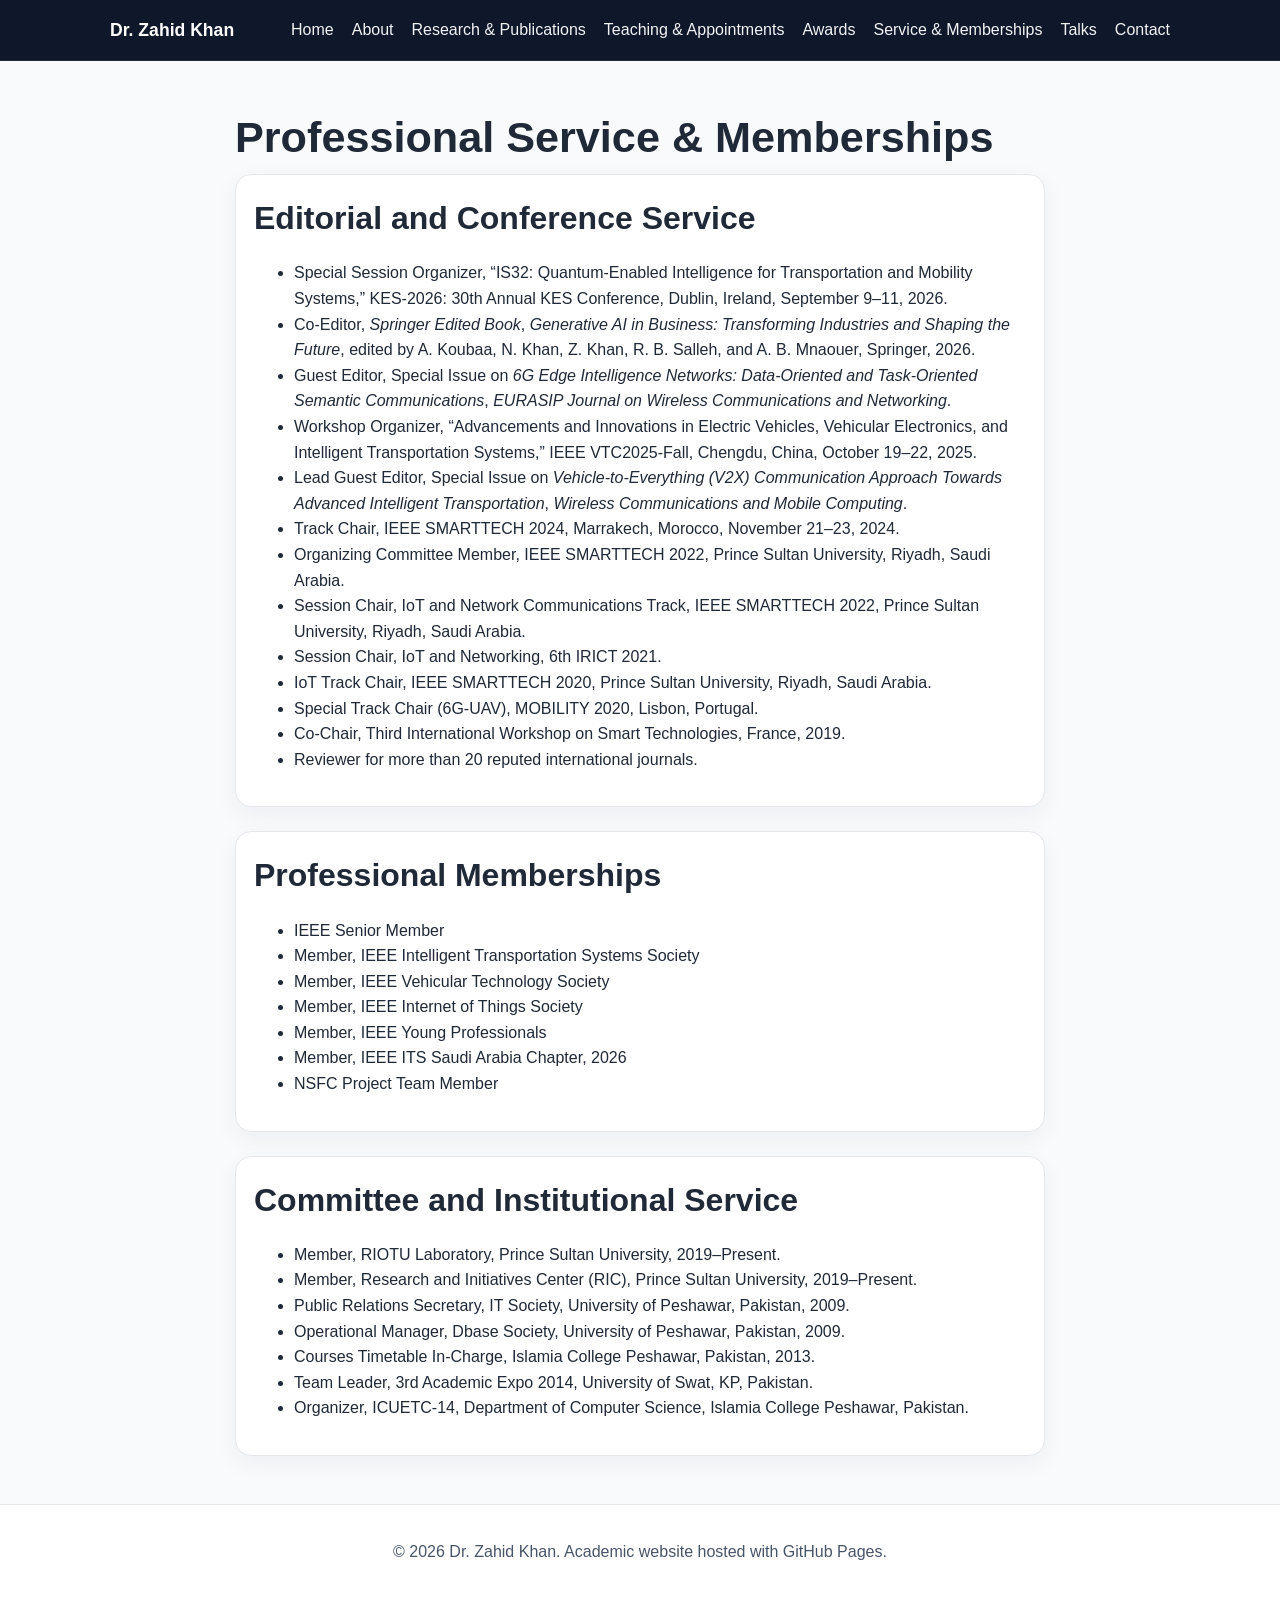
<file: service.html>
<!DOCTYPE html>
<html lang="en">
<head>
  <title>Dr. Zahid Khan | Service & Memberships</title>

  <meta charset="UTF-8" />
  <meta name="viewport" content="width=device-width, initial-scale=1.0" />
  <meta name="description" content="Professional service and memberships of Dr. Zahid Khan." />
  <meta name="keywords" content="Zahid Khan, Professional Service, Memberships, Editorial Service, IEEE, Academic Service" />
  <link rel="stylesheet" href="styles.css" />
</head>
<body>

  <header class="site-header">
    <div class="container nav">
      <a class="brand" href="index.html">Dr. Zahid Khan</a>
     <nav class="nav-links">
  <a href="index.html">Home</a>
  <a href="about.html">About</a>
  <a href="research.html">Research & Publications</a>
  <a href="teaching.html">Teaching & Appointments</a>
  <a href="awards.html">Awards</a>
  <a href="service.html">Service & Memberships</a>
  <a href="talks.html">Talks</a>
  <a href="contact.html">Contact</a>
</nav>
    </div>
  </header>

  <main class="section">
    <div class="container narrow">
      <h1>Professional Service & Memberships</h1>

      <div class="card" style="margin-bottom: 24px;">
        <h2>Editorial and Conference Service</h2>
        <ul>
          <li>Special Session Organizer, “IS32: Quantum-Enabled Intelligence for Transportation and Mobility Systems,” KES-2026: 30th Annual KES Conference, Dublin, Ireland, September 9–11, 2026.</li>
          <li>Co-Editor, <em>Springer Edited Book</em>, <em>Generative AI in Business: Transforming Industries and Shaping the Future</em>, edited by A. Koubaa, N. Khan, Z. Khan, R. B. Salleh, and A. B. Mnaouer, Springer, 2026.</li>
          <li>Guest Editor, Special Issue on <em>6G Edge Intelligence Networks: Data-Oriented and Task-Oriented Semantic Communications</em>, <em>EURASIP Journal on Wireless Communications and Networking</em>.</li>
          <li>Workshop Organizer, “Advancements and Innovations in Electric Vehicles, Vehicular Electronics, and Intelligent Transportation Systems,” IEEE VTC2025-Fall, Chengdu, China, October 19–22, 2025.</li>
          <li>Lead Guest Editor, Special Issue on <em>Vehicle-to-Everything (V2X) Communication Approach Towards Advanced Intelligent Transportation</em>, <em>Wireless Communications and Mobile Computing</em>.</li>
          <li>Track Chair, IEEE SMARTTECH 2024, Marrakech, Morocco, November 21–23, 2024.</li>
          <li>Organizing Committee Member, IEEE SMARTTECH 2022, Prince Sultan University, Riyadh, Saudi Arabia.</li>
          <li>Session Chair, IoT and Network Communications Track, IEEE SMARTTECH 2022, Prince Sultan University, Riyadh, Saudi Arabia.</li>
          <li>Session Chair, IoT and Networking, 6th IRICT 2021.</li>
          <li>IoT Track Chair, IEEE SMARTTECH 2020, Prince Sultan University, Riyadh, Saudi Arabia.</li>
          <li>Special Track Chair (6G-UAV), MOBILITY 2020, Lisbon, Portugal.</li>
          <li>Co-Chair, Third International Workshop on Smart Technologies, France, 2019.</li>
          <li>Reviewer for more than 20 reputed international journals.</li>
        </ul>
      </div>

      <div class="card" style="margin-bottom: 24px;">
        <h2>Professional Memberships</h2>
        <ul>
          <li>IEEE Senior Member</li>
          <li>Member, IEEE Intelligent Transportation Systems Society</li>
          <li>Member, IEEE Vehicular Technology Society</li>
          <li>Member, IEEE Internet of Things Society</li>
          <li>Member, IEEE Young Professionals</li>
          <li>Member, IEEE ITS Saudi Arabia Chapter, 2026</li>
          <li>NSFC Project Team Member</li>
        </ul>
      </div>

      <div class="card">
        <h2>Committee and Institutional Service</h2>
        <ul>
          <li>Member, RIOTU Laboratory, Prince Sultan University, 2019–Present.</li>
          <li>Member, Research and Initiatives Center (RIC), Prince Sultan University, 2019–Present.</li>
          <li>Public Relations Secretary, IT Society, University of Peshawar, Pakistan, 2009.</li>
          <li>Operational Manager, Dbase Society, University of Peshawar, Pakistan, 2009.</li>
          <li>Courses Timetable In-Charge, Islamia College Peshawar, Pakistan, 2013.</li>
          <li>Team Leader, 3rd Academic Expo 2014, University of Swat, KP, Pakistan.</li>
          <li>Organizer, ICUETC-14, Department of Computer Science, Islamia College Peshawar, Pakistan.</li>
        </ul>
      </div>
    </div>
  </main>

  <footer class="footer">
    <div class="container">
      <p>© 2026 Dr. Zahid Khan. Academic website hosted with GitHub Pages.</p>
    </div>
  </footer>

</body>
</html>
</file>
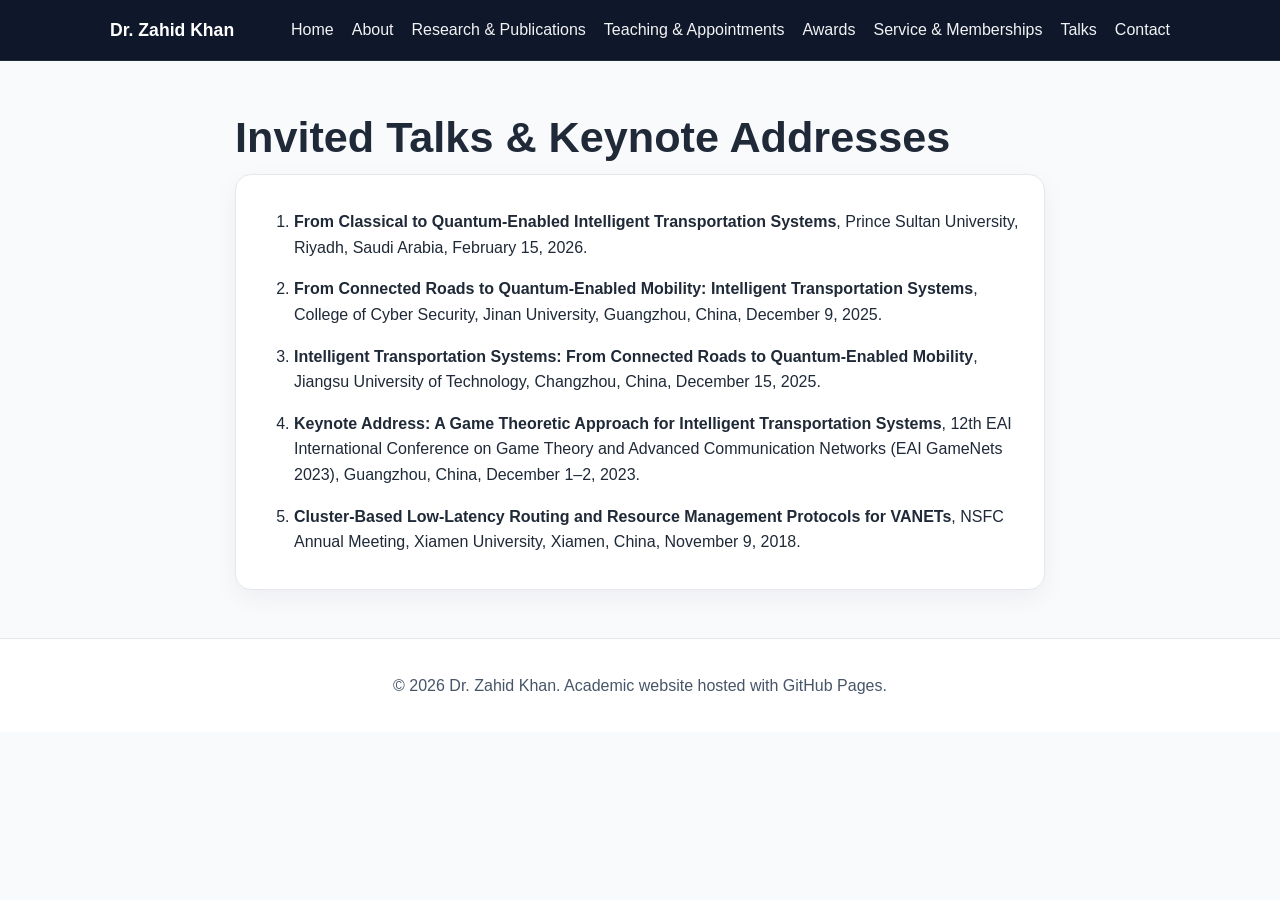
<file: talks.html>
<!DOCTYPE html>
<html lang="en">
<head>
  <title>Dr. Zahid Khan | Talks</title>

  <meta charset="UTF-8" />
  <meta name="viewport" content="width=device-width, initial-scale=1.0" />
  <meta name="description" content="Invited talks and keynote addresses by Dr. Zahid Khan." />
  <meta name="keywords" content="Zahid Khan, Invited Talks, Keynote, Intelligent Transportation Systems, Quantum-Enabled Mobility" />
  <link rel="stylesheet" href="styles.css" />
</head>
<body>

  <header class="site-header">
    <div class="container nav">
      <a class="brand" href="index.html">Dr. Zahid Khan</a>
      <nav class="nav-links">
  <a href="index.html">Home</a>
  <a href="about.html">About</a>
  <a href="research.html">Research & Publications</a>
  <a href="teaching.html">Teaching & Appointments</a>
  <a href="awards.html">Awards</a>
  <a href="service.html">Service & Memberships</a>
  <a href="talks.html">Talks</a>
  <a href="contact.html">Contact</a>
</nav>
    </div>
  </header>

  <main class="section">
    <div class="container narrow">
      <h1>Invited Talks & Keynote Addresses</h1>

      <div class="card">
        <ol class="pubs">
          <li><strong>From Classical to Quantum-Enabled Intelligent Transportation Systems</strong>, Prince Sultan University, Riyadh, Saudi Arabia, February 15, 2026.</li>

          <li><strong>From Connected Roads to Quantum-Enabled Mobility: Intelligent Transportation Systems</strong>, College of Cyber Security, Jinan University, Guangzhou, China, December 9, 2025.</li>

          <li><strong>Intelligent Transportation Systems: From Connected Roads to Quantum-Enabled Mobility</strong>, Jiangsu University of Technology, Changzhou, China, December 15, 2025.</li>

          <li><strong>Keynote Address: A Game Theoretic Approach for Intelligent Transportation Systems</strong>, 12th EAI International Conference on Game Theory and Advanced Communication Networks (EAI GameNets 2023), Guangzhou, China, December 1–2, 2023.</li>

          <li><strong>Cluster-Based Low-Latency Routing and Resource Management Protocols for VANETs</strong>, NSFC Annual Meeting, Xiamen University, Xiamen, China, November 9, 2018.</li>
        </ol>
      </div>
    </div>
  </main>

  <footer class="footer">
    <div class="container">
      <p>© 2026 Dr. Zahid Khan. Academic website hosted with GitHub Pages.</p>
    </div>
  </footer>

</body>
</html>
</file>
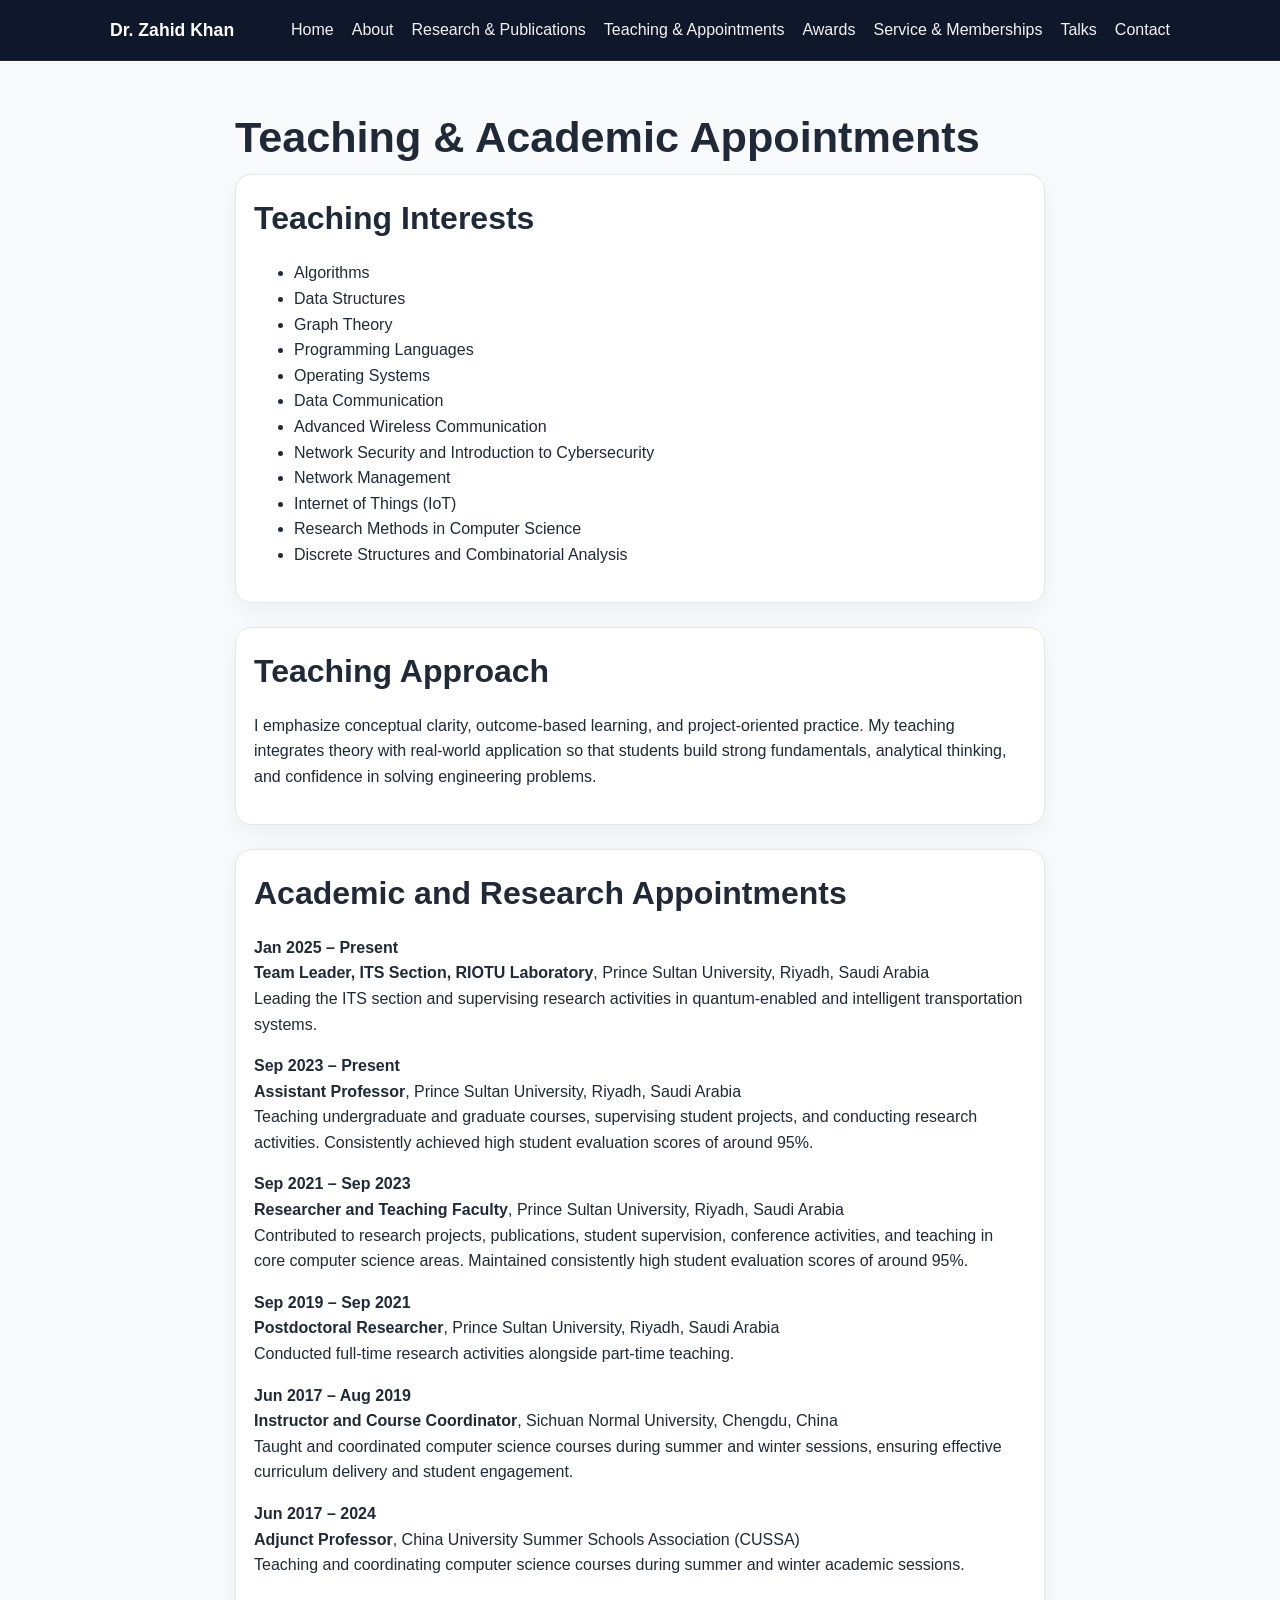
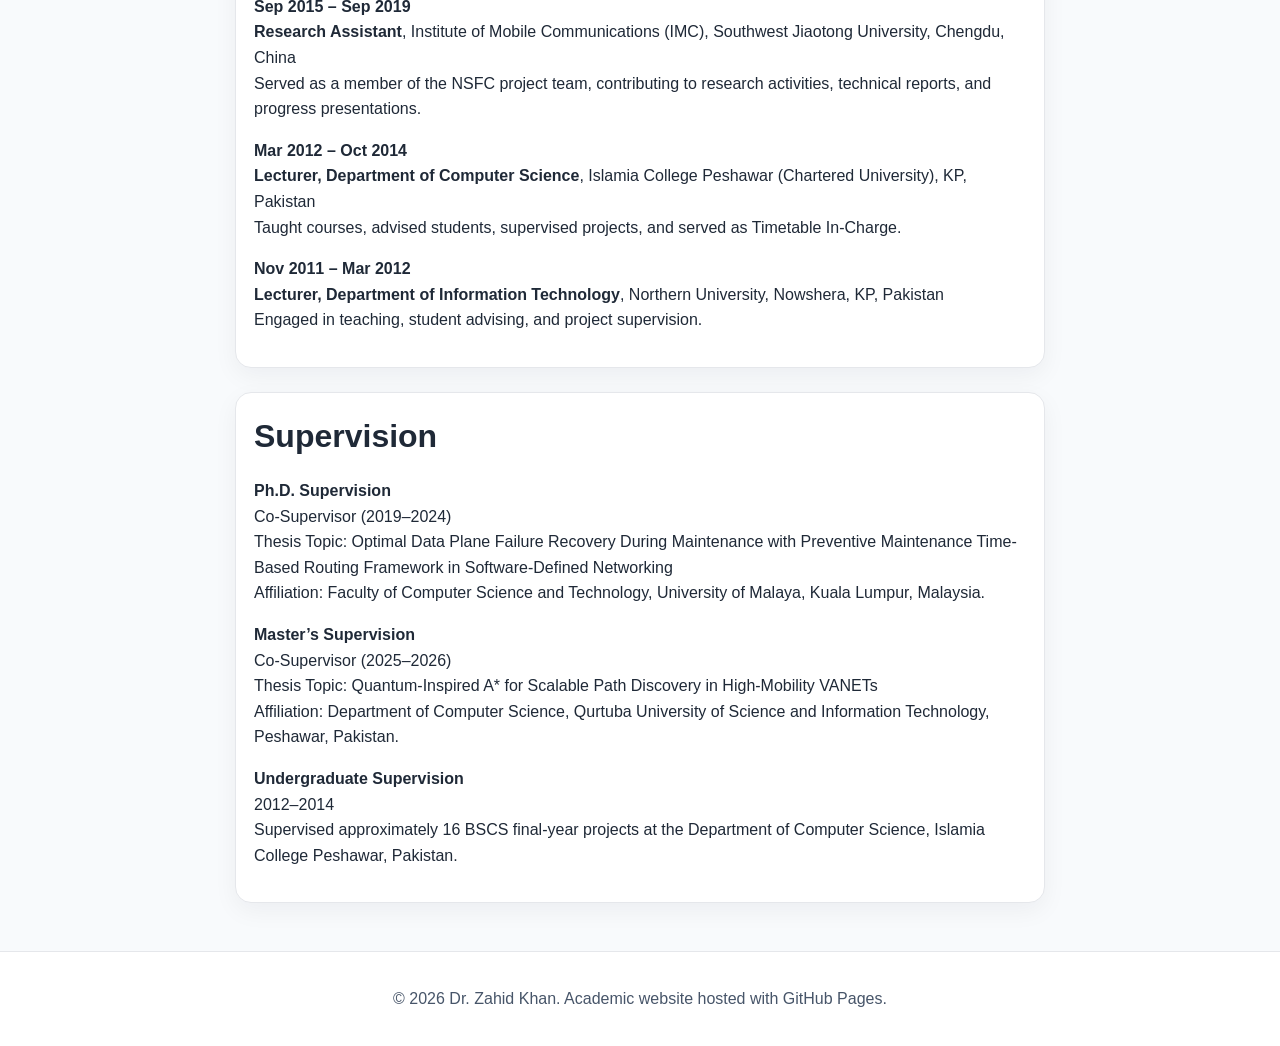
<file: teaching.html>
<!DOCTYPE html>
<html lang="en">
<head>
  <title>Dr. Zahid Khan | Teaching & Academic Appointments</title>

  <meta charset="UTF-8" />
  <meta name="viewport" content="width=device-width, initial-scale=1.0" />
  <meta name="description" content="Teaching profile, academic appointments, and supervision of Dr. Zahid Khan, Assistant Professor at Prince Sultan University." />
  <meta name="keywords" content="Zahid Khan, Teaching, Academic Appointments, Supervision, Prince Sultan University, Computer Networks, Cybersecurity, ITS" />
  <link rel="stylesheet" href="styles.css" />
</head>
<body>

  <header class="site-header">
    <div class="container nav">
      <a class="brand" href="index.html">Dr. Zahid Khan</a>
     <nav class="nav-links">
  <a href="index.html">Home</a>
  <a href="about.html">About</a>
  <a href="research.html">Research & Publications</a>
  <a href="teaching.html">Teaching & Appointments</a>
  <a href="awards.html">Awards</a>
  <a href="service.html">Service & Memberships</a>
  <a href="talks.html">Talks</a>
  <a href="contact.html">Contact</a>
</nav>
    </div>
  </header>

  <main class="section">
    <div class="container narrow">
      <h1>Teaching & Academic Appointments</h1>

      <div class="card" style="margin-bottom: 24px;">
        <h2>Teaching Interests</h2>
       <ul>
  <li>Algorithms</li>
  <li>Data Structures</li>
  <li>Graph Theory</li>
  <li>Programming Languages</li>
  <li>Operating Systems</li>
  <li>Data Communication</li>
  <li>Advanced Wireless Communication</li>
  <li>Network Security and Introduction to Cybersecurity</li>
  <li>Network Management</li>
  <li>Internet of Things (IoT)</li>
  <li>Research Methods in Computer Science</li>
  <li>Discrete Structures and Combinatorial Analysis</li>
</ul>
      </div>

      <div class="card" style="margin-bottom: 24px;">
        <h2>Teaching Approach</h2>
        <p>
          I emphasize conceptual clarity, outcome-based learning, and project-oriented practice.
          My teaching integrates theory with real-world application so that students build strong
          fundamentals, analytical thinking, and confidence in solving engineering problems.
        </p>
      </div>

      <div class="card" style="margin-bottom: 24px;">
        <h2>Academic and Research Appointments</h2>

        <p><strong>Jan 2025 – Present</strong><br>
        <strong>Team Leader, ITS Section, RIOTU Laboratory</strong>, Prince Sultan University, Riyadh, Saudi Arabia<br>
        Leading the ITS section and supervising research activities in quantum-enabled and intelligent transportation systems.</p>

        <p><strong>Sep 2023 – Present</strong><br>
        <strong>Assistant Professor</strong>, Prince Sultan University, Riyadh, Saudi Arabia<br>
        Teaching undergraduate and graduate courses, supervising student projects, and conducting research activities. Consistently achieved high student evaluation scores of around 95%.</p>

        <p><strong>Sep 2021 – Sep 2023</strong><br>
        <strong>Researcher and Teaching Faculty</strong>, Prince Sultan University, Riyadh, Saudi Arabia<br>
        Contributed to research projects, publications, student supervision, conference activities, and teaching in core computer science areas. Maintained consistently high student evaluation scores of around 95%.</p>

        <p><strong>Sep 2019 – Sep 2021</strong><br>
        <strong>Postdoctoral Researcher</strong>, Prince Sultan University, Riyadh, Saudi Arabia<br>
        Conducted full-time research activities alongside part-time teaching.</p>

        <p><strong>Jun 2017 – Aug 2019</strong><br>
        <strong>Instructor and Course Coordinator</strong>, Sichuan Normal University, Chengdu, China<br>
        Taught and coordinated computer science courses during summer and winter sessions, ensuring effective curriculum delivery and student engagement.</p>

        <p><strong>Jun 2017 – 2024</strong><br>
        <strong>Adjunct Professor</strong>, China University Summer Schools Association (CUSSA)<br>
        Teaching and coordinating computer science courses during summer and winter academic sessions.</p>

        <p><strong>Sep 2015 – Sep 2019</strong><br>
        <strong>Research Assistant</strong>, Institute of Mobile Communications (IMC), Southwest Jiaotong University, Chengdu, China<br>
        Served as a member of the NSFC project team, contributing to research activities, technical reports, and progress presentations.</p>

        <p><strong>Mar 2012 – Oct 2014</strong><br>
        <strong>Lecturer, Department of Computer Science</strong>, Islamia College Peshawar (Chartered University), KP, Pakistan<br>
        Taught courses, advised students, supervised projects, and served as Timetable In-Charge.</p>

        <p><strong>Nov 2011 – Mar 2012</strong><br>
        <strong>Lecturer, Department of Information Technology</strong>, Northern University, Nowshera, KP, Pakistan<br>
        Engaged in teaching, student advising, and project supervision.</p>
      </div>

      <div class="card">
        <h2>Supervision</h2>

        <p><strong>Ph.D. Supervision</strong><br>
        Co-Supervisor (2019–2024)<br>
        Thesis Topic: Optimal Data Plane Failure Recovery During Maintenance with Preventive Maintenance Time-Based Routing Framework in Software-Defined Networking<br>
        Affiliation: Faculty of Computer Science and Technology, University of Malaya, Kuala Lumpur, Malaysia.</p>

        <p><strong>Master’s Supervision</strong><br>
        Co-Supervisor (2025–2026)<br>
        Thesis Topic: Quantum-Inspired A* for Scalable Path Discovery in High-Mobility VANETs<br>
        Affiliation: Department of Computer Science, Qurtuba University of Science and Information Technology, Peshawar, Pakistan.</p>

        <p><strong>Undergraduate Supervision</strong><br>
        2012–2014<br>
        Supervised approximately 16 BSCS final-year projects at the Department of Computer Science, Islamia College Peshawar, Pakistan.</p>
      </div>
    </div>
  </main>

  <footer class="footer">
    <div class="container">
      <p>© 2026 Dr. Zahid Khan. Academic website hosted with GitHub Pages.</p>
    </div>
  </footer>

</body>
</html>
</file>
<file: styles.css>
* {
  box-sizing: border-box;
}

body {
  margin: 0;
  font-family: Arial, Helvetica, sans-serif;
  color: #1f2937;
  background: #f8fafc;
  line-height: 1.6;
}

a {
  color: #0f4c81;
  text-decoration: none;
}

a:hover {
  text-decoration: underline;
}

.container {
  max-width: 1100px;
  margin: 0 auto;
  padding: 0 20px;
}

.narrow {
  max-width: 850px;
}

.site-header {
  background: #0f172a;
  color: #fff;
  border-bottom: 1px solid rgba(255,255,255,0.08);
  position: sticky;
  top: 0;
  z-index: 10;
}

.nav {
  display: flex;
  justify-content: space-between;
  align-items: center;
  gap: 16px;
  padding: 16px 20px;
}

.brand {
  color: #fff;
  font-weight: 700;
  font-size: 1.1rem;
}

.nav-links {
  display: flex;
  gap: 18px;
  flex-wrap: wrap;
}

.nav-links a {
  color: #fff;
  opacity: 0.95;
}

.hero {
  background: linear-gradient(135deg, #0f172a, #1d4d7a);
  color: #fff;
  padding: 56px 0;
}

.hero-grid {
  display: grid;
  grid-template-columns: 1.3fr 0.8fr;
  gap: 32px;
  align-items: center;
}

.eyebrow {
  text-transform: uppercase;
  letter-spacing: 0.08em;
  font-size: 0.84rem;
  opacity: 0.9;
}

h1 {
  font-size: 2.7rem;
  line-height: 1.1;
  margin: 0.3rem 0 0.8rem;
}

h2 {
  font-size: 2rem;
  margin: 0 0 1rem;
}

h3 {
  margin-top: 0;
}

.lead {
  font-size: 1.12rem;
}

.button-row {
  display: flex;
  gap: 12px;
  flex-wrap: wrap;
  margin-top: 20px;
}

.btn {
  display: inline-block;
  padding: 12px 16px;
  border-radius: 10px;
  border: 1px solid rgba(255,255,255,0.45);
  color: #fff;
}

.btn.primary {
  background: #fff;
  color: #0f172a;
  border-color: #fff;
  font-weight: 700;
}

.mini-links {
  margin-top: 14px;
  opacity: 0.95;
}

.mini-links span {
  margin: 0 8px;
}

.profile-links {
  display: flex;
  align-items: center;
  gap: 12px;
  flex-wrap: wrap;
  margin-top: 14px;
}

.profile-icon {
  width: 24px;
  height: 24px;
  object-fit: contain;
  vertical-align: middle;
}

.profile-card {
  background: rgba(255,255,255,0.12);
  border: 1px solid rgba(255,255,255,0.18);
  padding: 16px;
  border-radius: 18px;
  backdrop-filter: blur(5px);
}

.profile-image {
  width: 100%;
  height: auto;
  border-radius: 14px;
  display: block;
  margin-bottom: 14px;
}

.profile-meta p {
  margin: 0.35rem 0;
}

.section {
  padding: 48px 0;
}

.cards {
  display: grid;
  grid-template-columns: repeat(3, 1fr);
  gap: 18px;
}

.cards.two {
  grid-template-columns: repeat(2, 1fr);
}

.card {
  background: #fff;
  border: 1px solid #e5e7eb;
  border-radius: 16px;
  padding: 18px;
  box-shadow: 0 8px 24px rgba(15,23,42,0.05);
}

.pubs li {
  margin-bottom: 1rem;
}

.note {
  color: #475569;
}

.footer {
  background: #fff;
  border-top: 1px solid #e5e7eb;
  padding: 18px 0;
  text-align: center;
  color: #475569;
}

@media (max-width: 900px) {
  .hero-grid,
  .cards,
  .cards.two {
    grid-template-columns: 1fr;
  }

  h1 {
    font-size: 2.1rem;
  }
}
</file>
